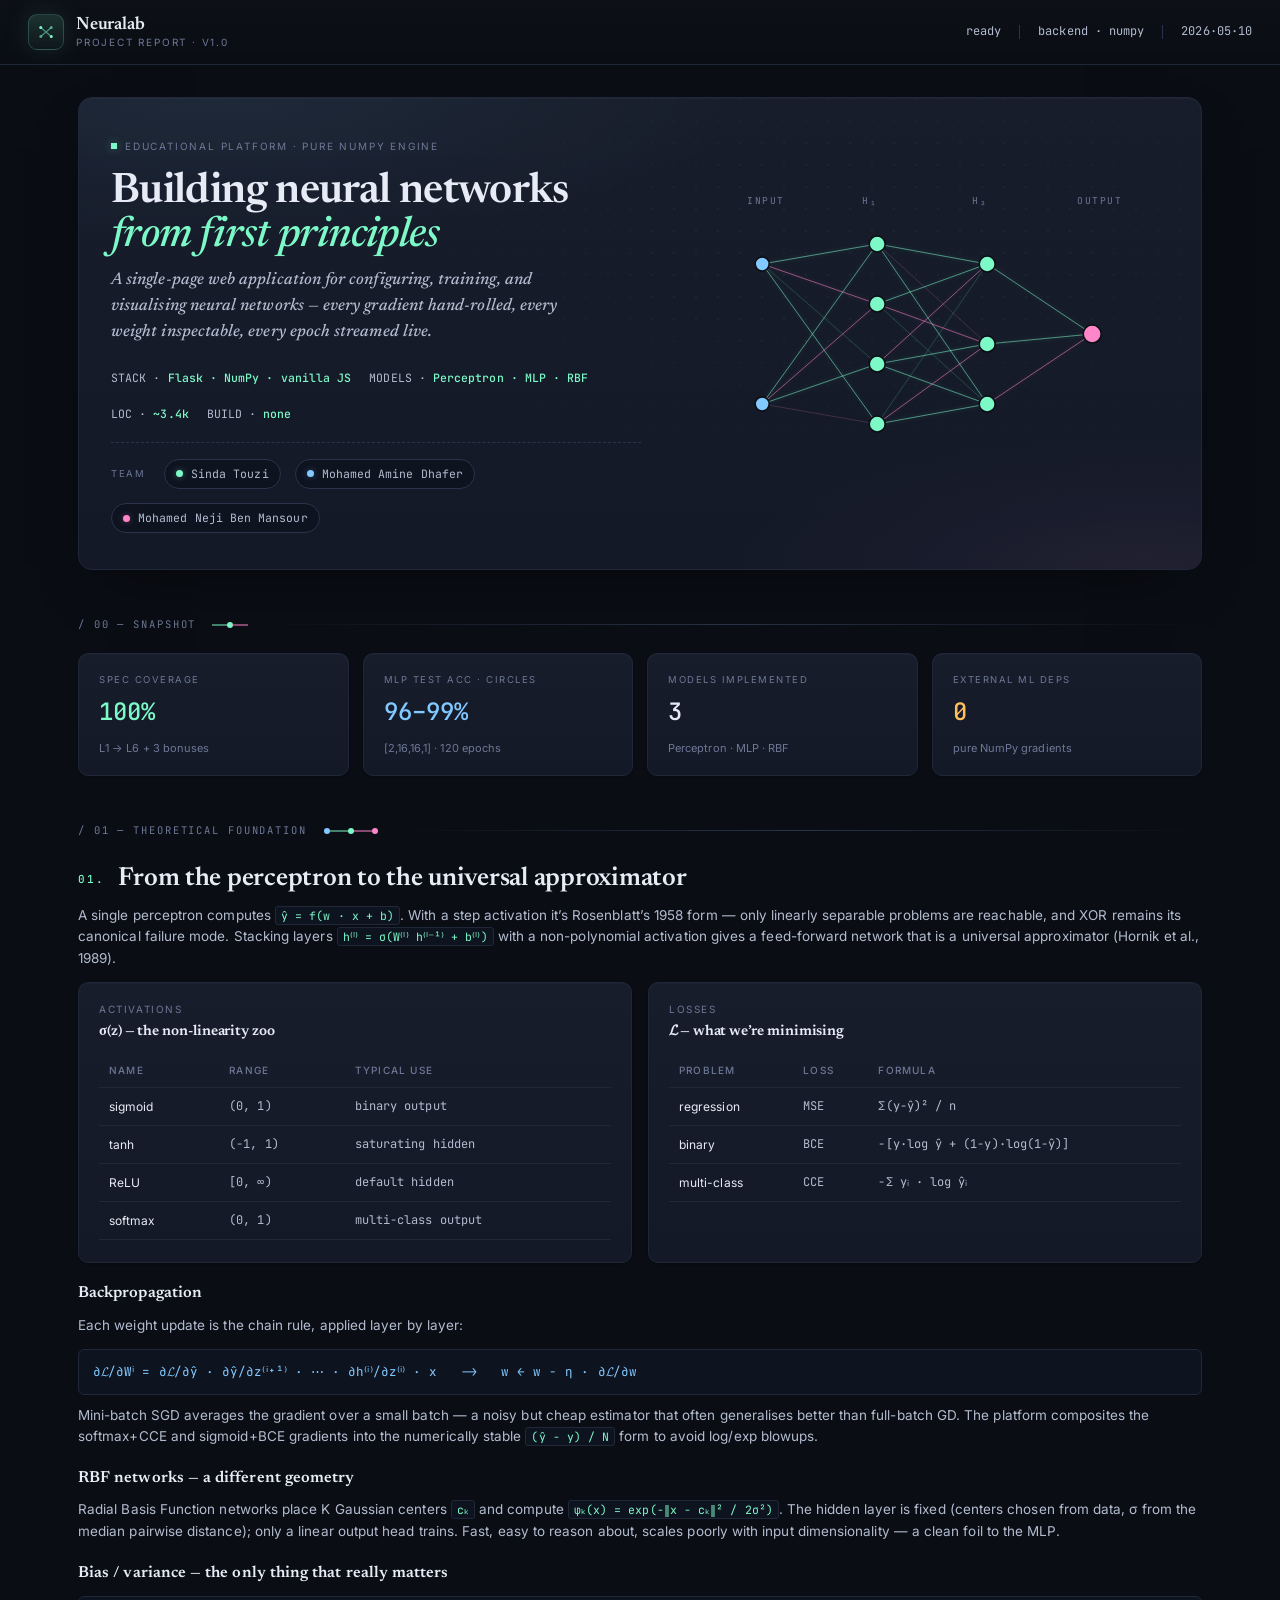
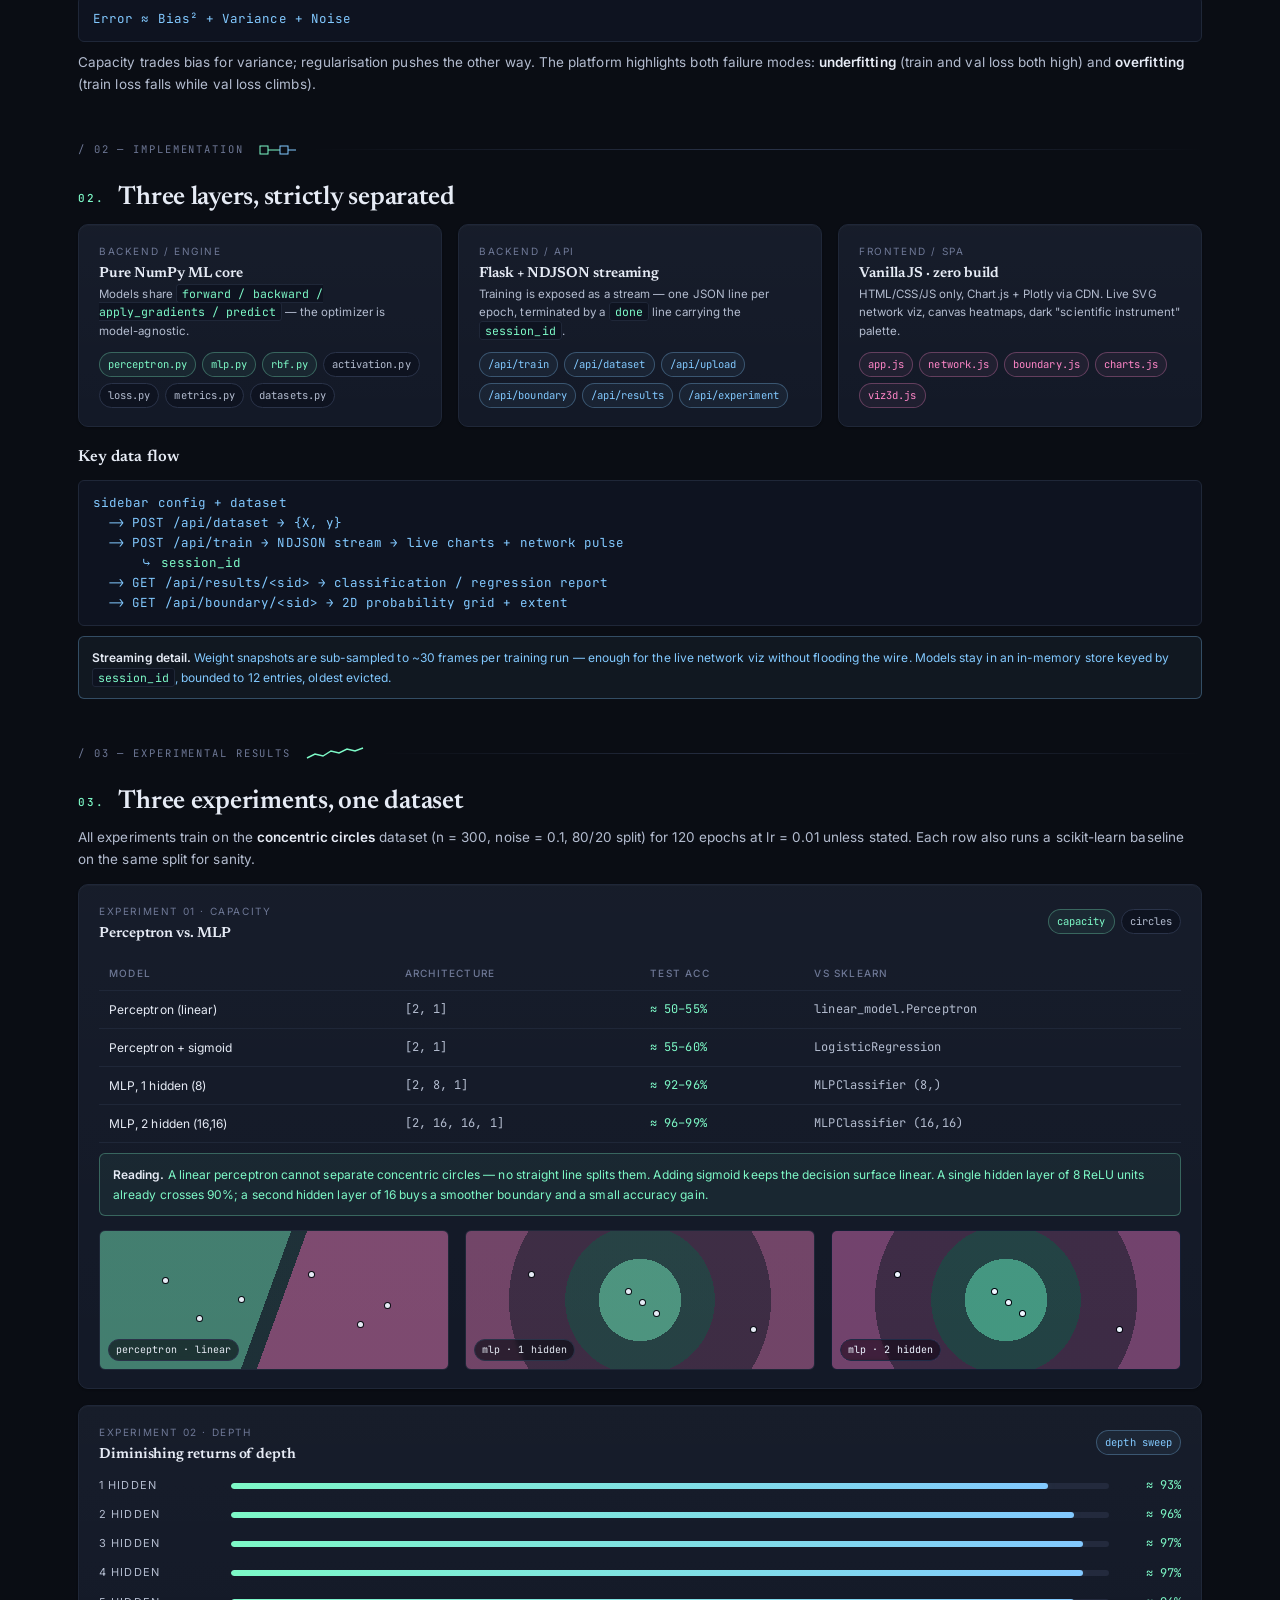
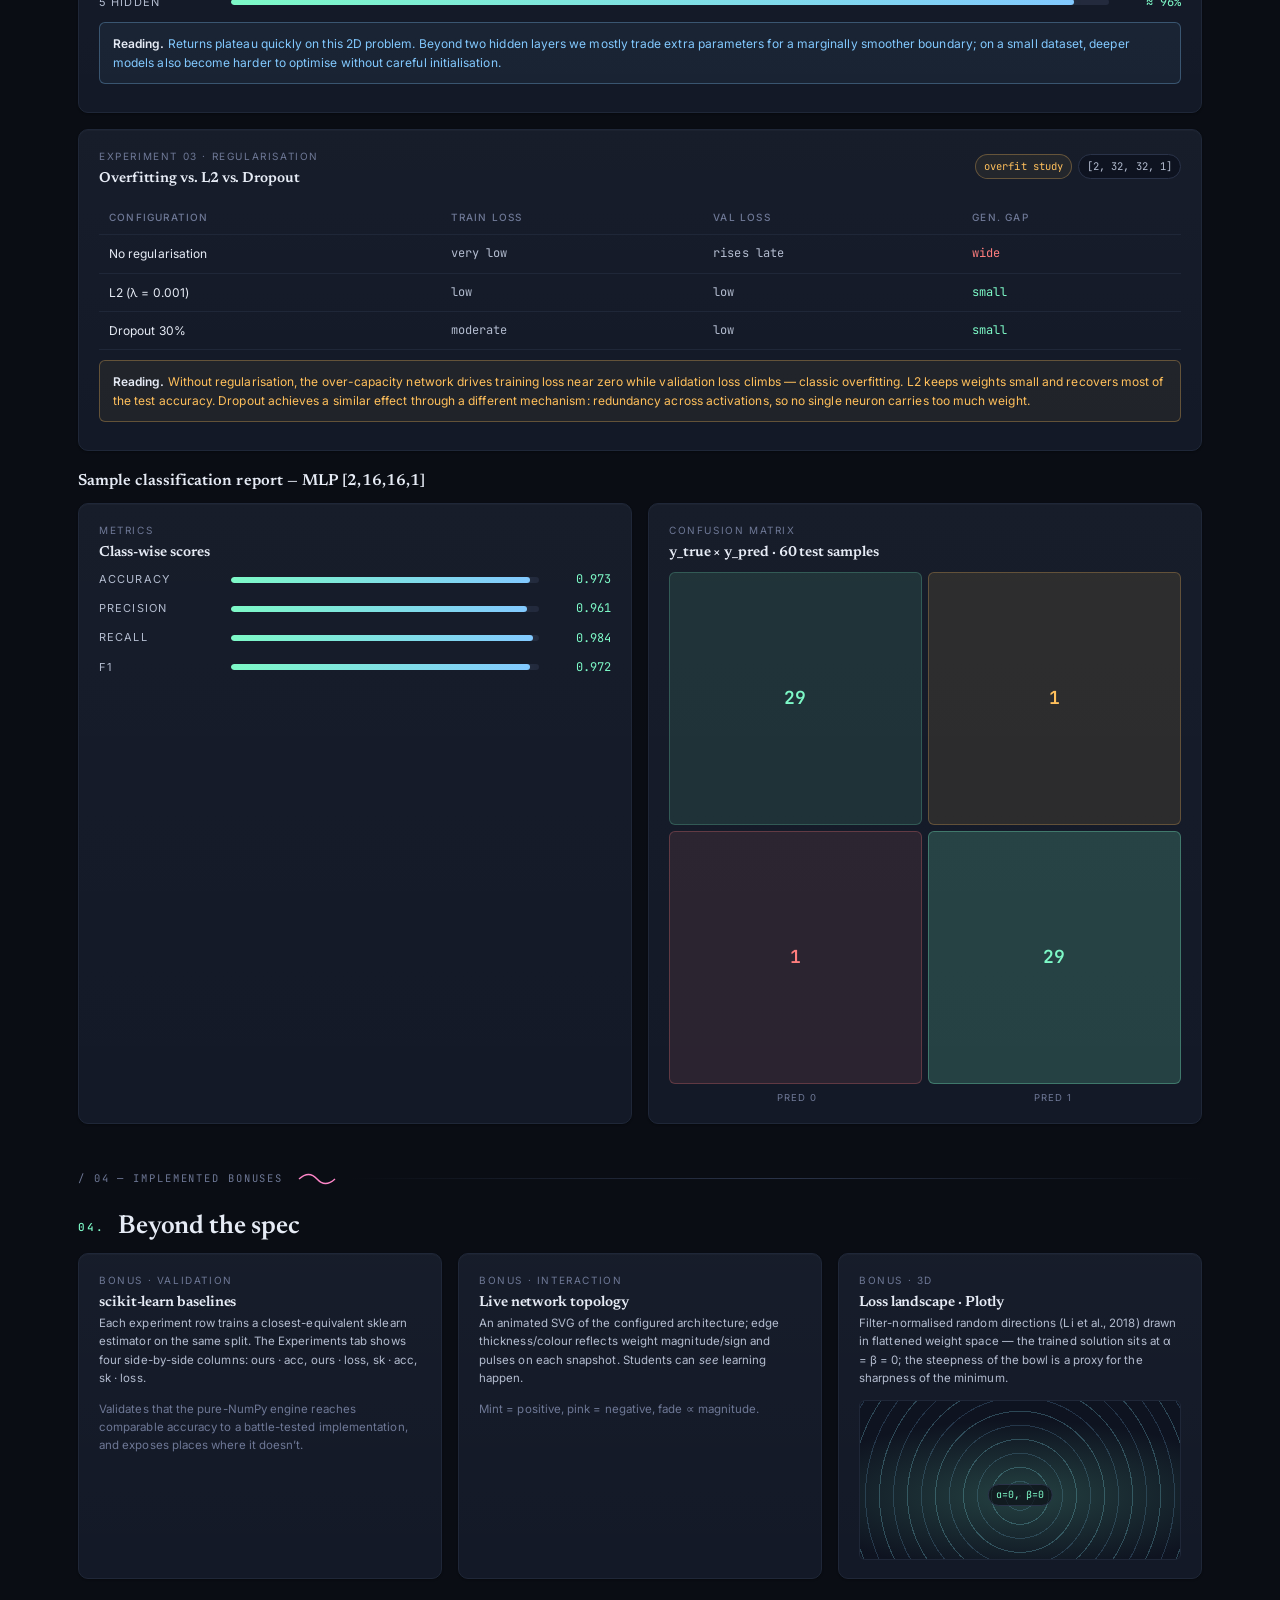
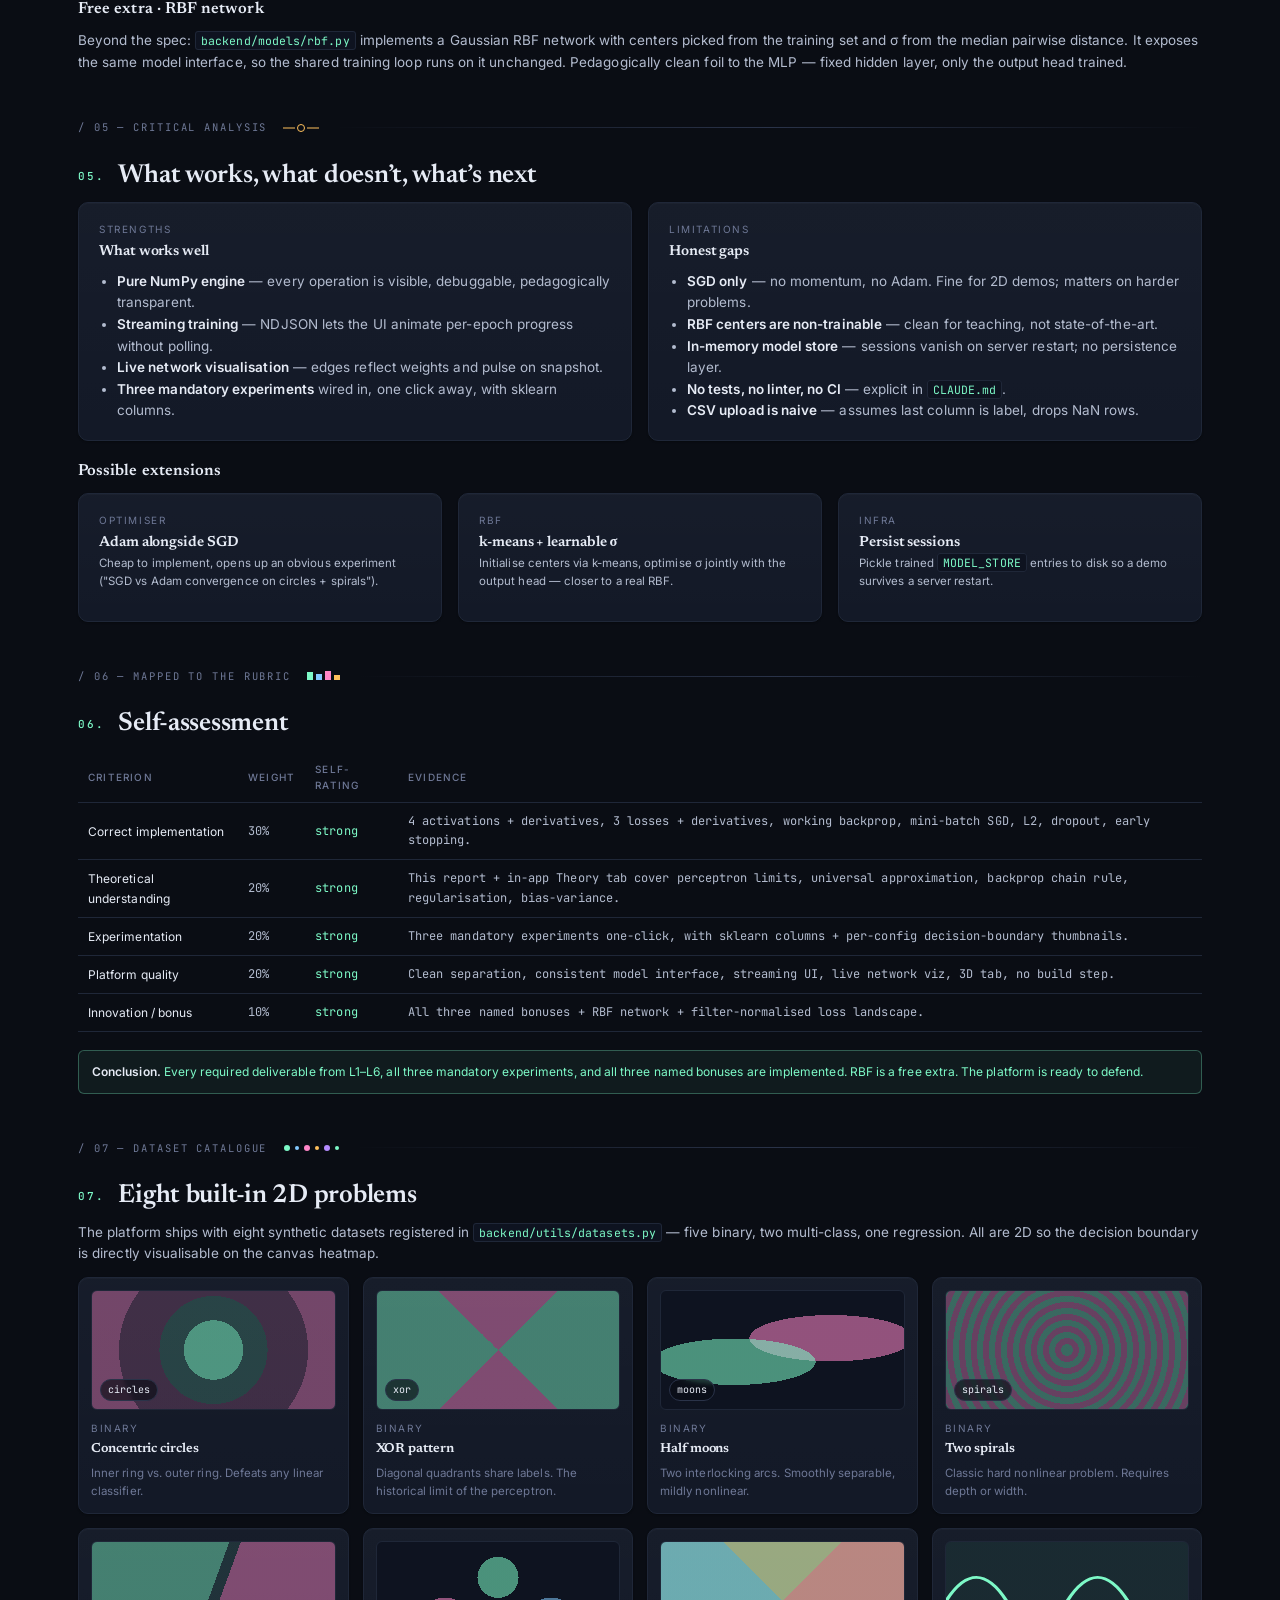
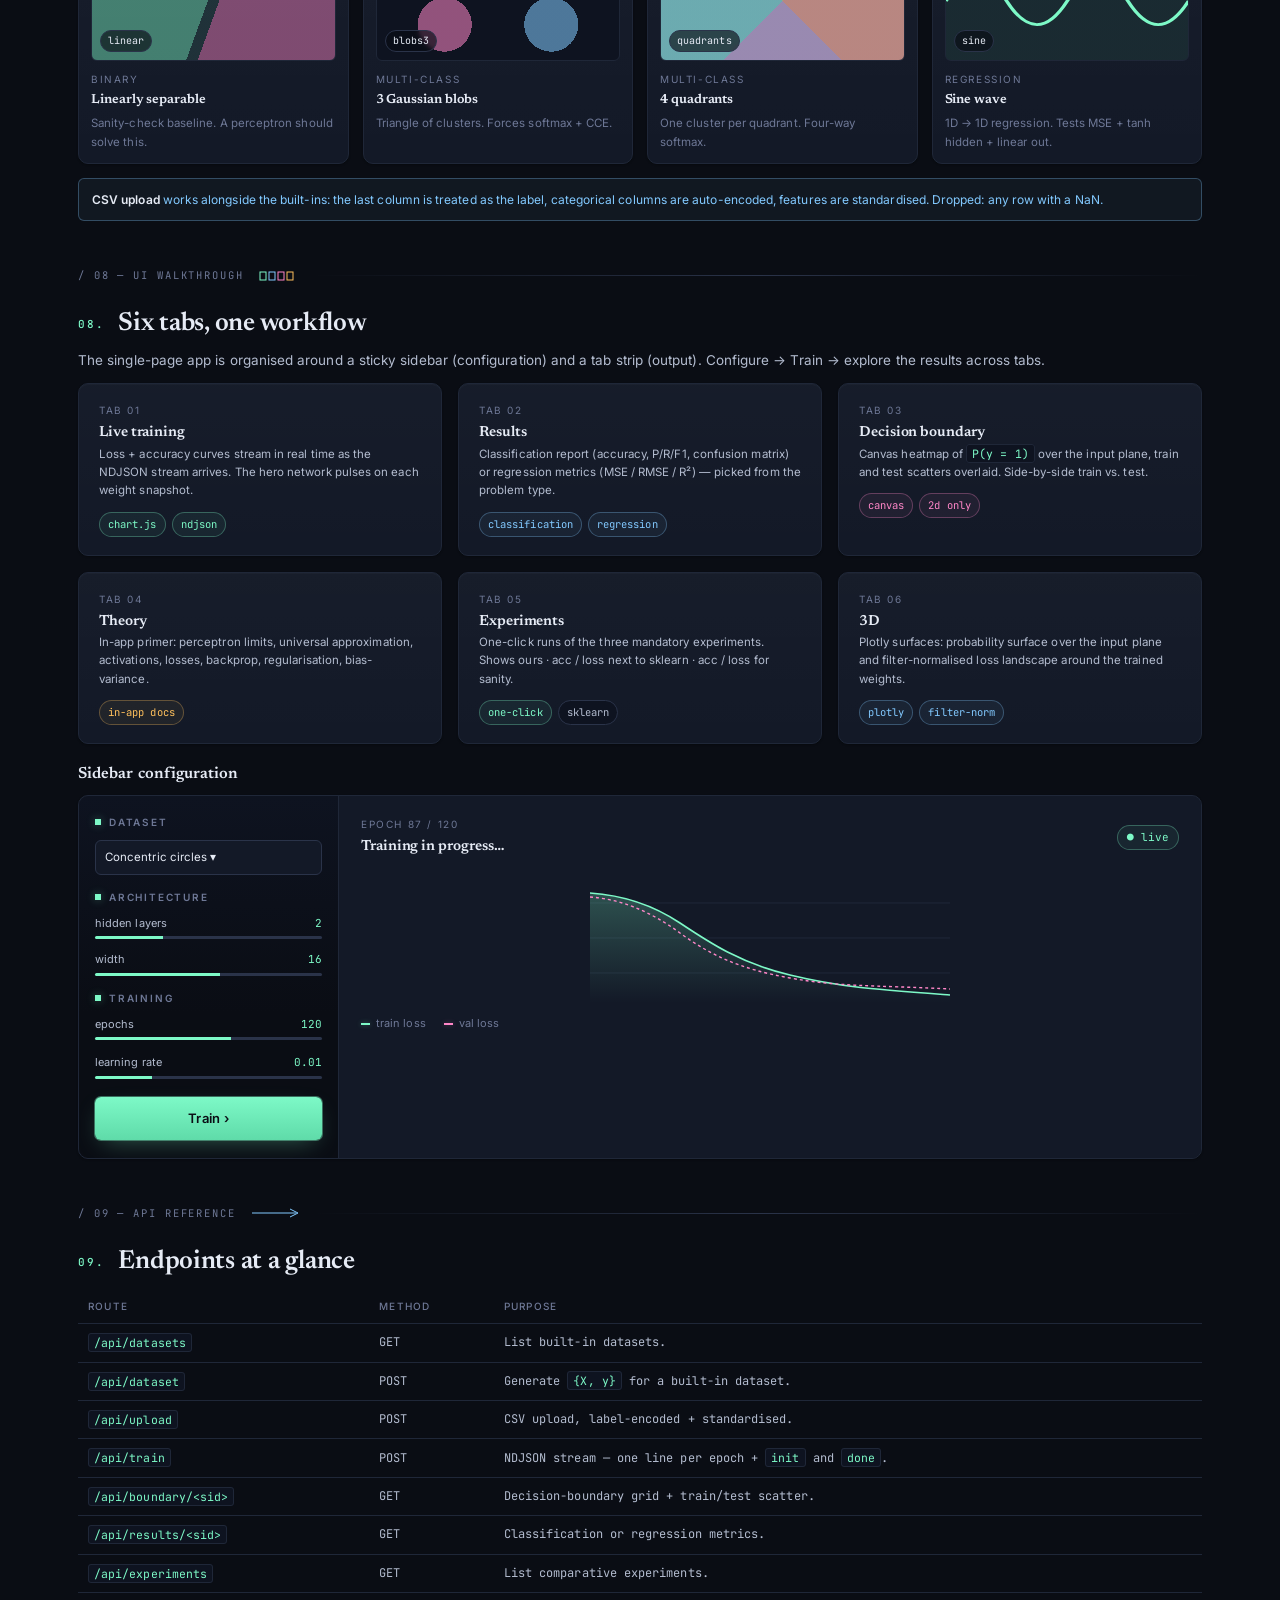
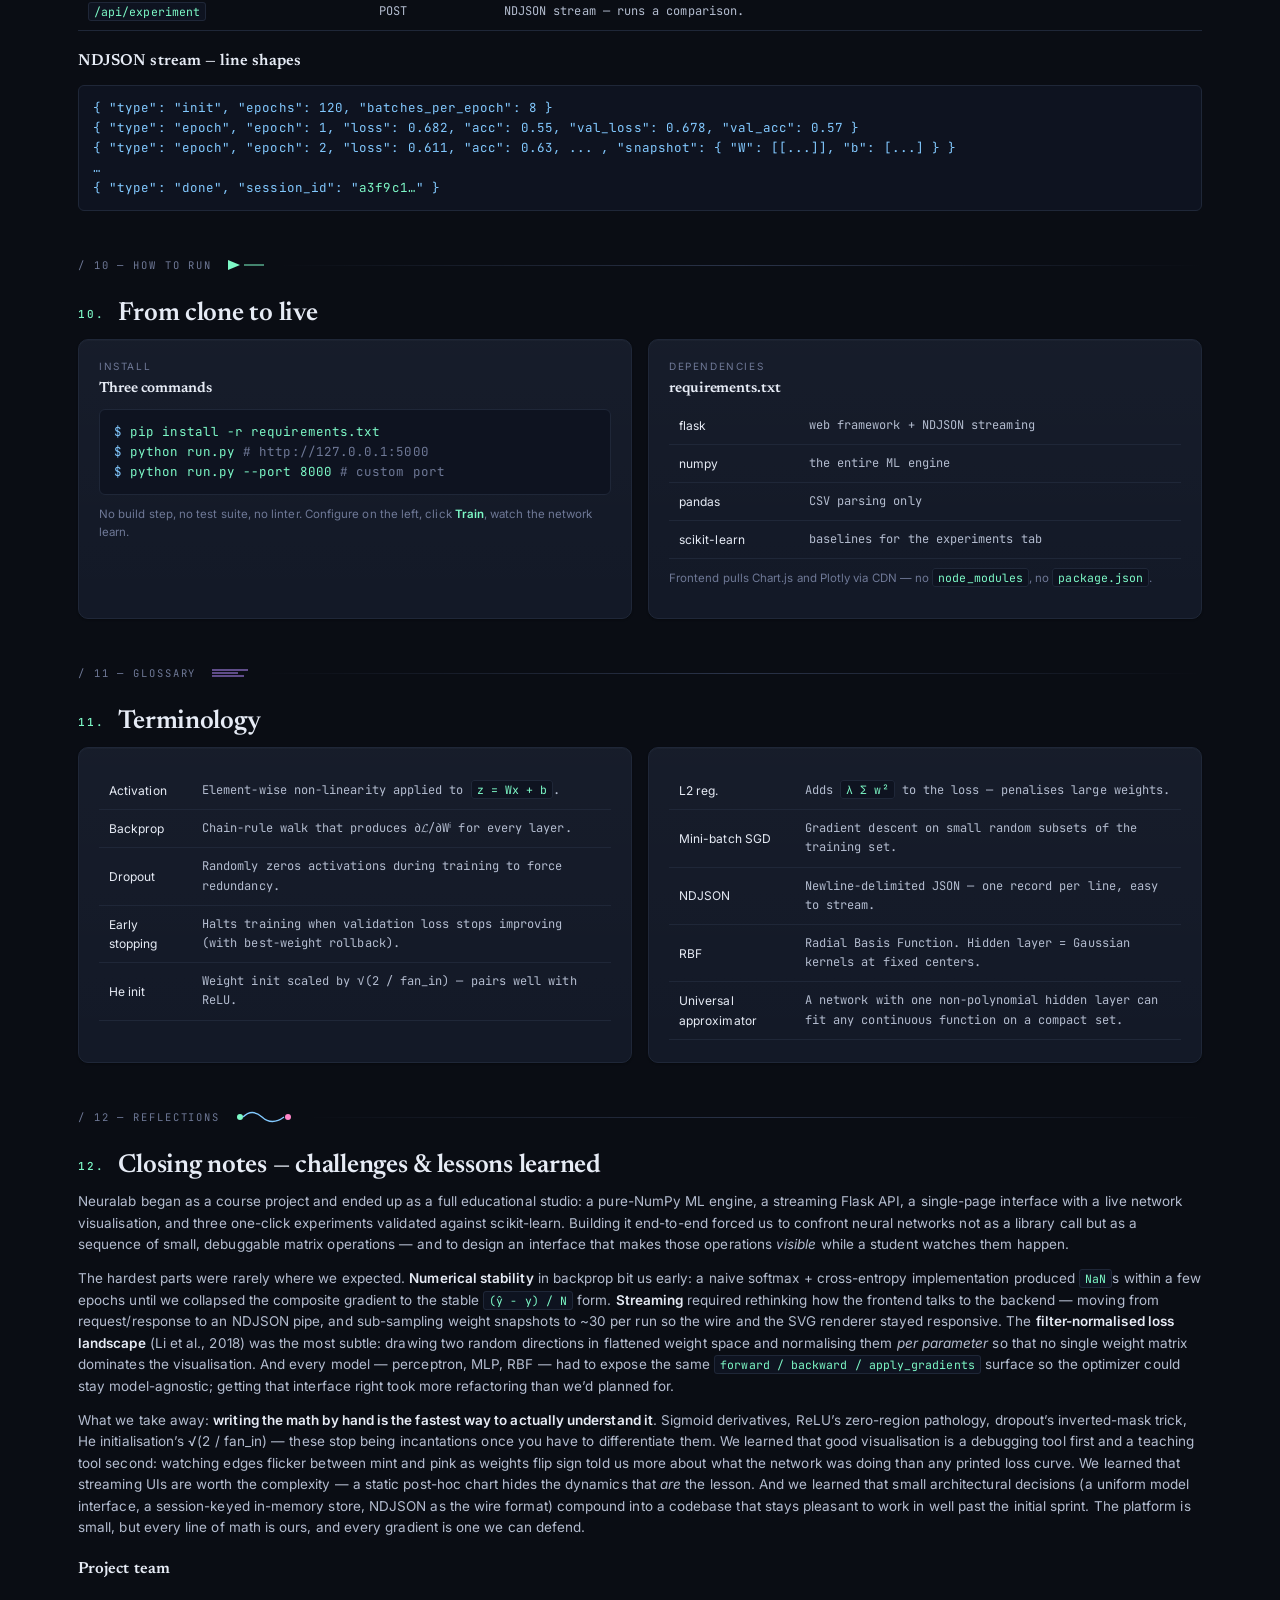
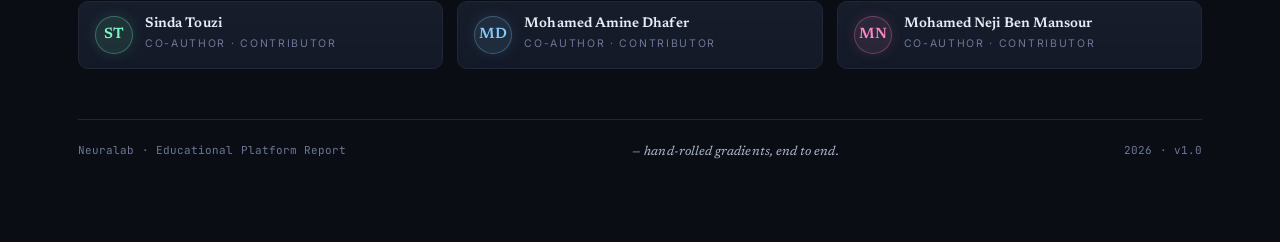
<file: REPORT.html>
<!doctype html>
<html lang="en">
<head>
<meta charset="utf-8" />
<meta name="viewport" content="width=device-width,initial-scale=1" />
<title>Neuralab — Project Report</title>
<link rel="preconnect" href="https://fonts.googleapis.com">
<link rel="preconnect" href="https://fonts.gstatic.com" crossorigin>
<link href="https://fonts.googleapis.com/css2?family=Inter:wght@400;500;600&family=JetBrains+Mono:wght@400;500&family=Newsreader:ital,wght@0,500;0,600;1,500&display=swap" rel="stylesheet">
<style>
:root{
  --bg:#0a0d14; --bg-2:#0e1320;
  --surface-1:#131927; --surface-2:#1a2030; --surface-3:#232a3d;
  --line:#1f2738; --line-2:#2a3349;
  --text:#e6ebf5; --text-2:#b3bccf; --muted:#6e7896; --muted-2:#4d566f;
  --mint:#7df9c7; --mint-glow:rgba(125,249,199,.35);
  --pink:#ff86c8; --pink-glow:rgba(255,134,200,.30);
  --cyan:#82c9ff; --cyan-glow:rgba(130,201,255,.30);
  --amber:#ffc05c; --rose:#ff7e7e; --violet:#b58cff;
  --r1:6px; --r2:10px; --r3:14px;
  --font-ui:'Inter',-apple-system,BlinkMacSystemFont,'Segoe UI',sans-serif;
  --font-mono:'JetBrains Mono',ui-monospace,SFMono-Regular,Menlo,monospace;
  --font-display:'Newsreader',Georgia,serif;
}
*{box-sizing:border-box}
html,body{margin:0;padding:0}
body{
  background:
    radial-gradient(1200px 600px at 110% -10%, rgba(125,249,199,.06), transparent 60%),
    radial-gradient(900px 600px at -10% 110%, rgba(255,134,200,.05), transparent 60%),
    var(--bg);
  color:var(--text);
  font-family:var(--font-ui);
  font-size:13.5px;
  line-height:1.6;
  letter-spacing:.005em;
  -webkit-font-smoothing:antialiased;
}
.mono{font-family:var(--font-mono);font-feature-settings:"tnum" 1,"ss01" 1}
.muted{color:var(--muted)}
.small{font-size:11.5px}
a{color:var(--mint);text-decoration:none}
a:hover{color:var(--text)}

/* Top bar */
.topbar{
  display:flex;align-items:center;justify-content:space-between;
  padding:14px 28px;border-bottom:1px solid var(--line);
  background:linear-gradient(180deg,rgba(255,255,255,.012),transparent),var(--bg);
  position:sticky;top:0;z-index:50;backdrop-filter:blur(6px);
}
.brand{display:flex;align-items:center;gap:12px}
.brand-mark{
  width:36px;height:36px;display:grid;place-items:center;
  border-radius:9px;
  background:linear-gradient(180deg,rgba(125,249,199,.15),rgba(125,249,199,.04));
  border:1px solid rgba(125,249,199,.20);
  color:var(--mint);
  box-shadow:0 0 30px -8px var(--mint-glow);
}
.brand-text{display:flex;flex-direction:column;line-height:1.05}
.brand-name{font-family:var(--font-display);font-weight:600;font-size:18px;letter-spacing:-.01em}
.brand-sub{font-size:10px;color:var(--muted);letter-spacing:.18em;text-transform:uppercase;margin-top:2px}
.topbar-meta{display:flex;align-items:center;gap:14px;font-size:12px;color:var(--text-2);font-family:var(--font-mono)}
.status-dot{width:8px;height:8px;border-radius:50%;background:var(--mint);box-shadow:0 0 8px var(--mint-glow);animation:pulse 1.4s ease-in-out infinite}
@keyframes pulse{0%,100%{box-shadow:0 0 0 0 var(--mint-glow)} 50%{box-shadow:0 0 0 6px rgba(125,249,199,0)}}
.topbar-divider{width:1px;height:14px;background:var(--line-2);margin:0 4px}

/* Container */
.wrap{max-width:1180px;margin:0 auto;padding:32px 28px 80px}

/* Hero */
.hero{
  position:relative;
  display:grid;grid-template-columns:1.05fr 1fr;gap:24px;
  padding:36px 32px;
  border:1px solid var(--line);
  border-radius:var(--r3);
  background:
    radial-gradient(900px 240px at 12% 0%, rgba(130,201,255,.07), transparent 60%),
    radial-gradient(700px 220px at 95% 100%, rgba(255,134,200,.06), transparent 60%),
    linear-gradient(180deg,rgba(255,255,255,.014),transparent),
    var(--surface-1);
  box-shadow:0 24px 60px -28px rgba(0,0,0,.6),0 1px 0 rgba(255,255,255,.03) inset;
  overflow:hidden;
}
@media (max-width:1000px){.hero{grid-template-columns:1fr}}
.hero::before{
  content:"";position:absolute;inset:0;pointer-events:none;
  background-image:
    radial-gradient(circle at 1px 1px, rgba(125,249,199,.08) 1px, transparent 1.6px);
  background-size:22px 22px;
  mask-image:radial-gradient(700px 320px at 70% 30%, #000 30%, transparent 75%);
  opacity:.6;
}
.eyebrow{
  display:inline-flex;align-items:center;gap:8px;
  font-size:10px;letter-spacing:.18em;text-transform:uppercase;color:var(--muted);
}
.eyebrow::before{content:"";width:6px;height:6px;background:var(--mint);box-shadow:0 0 8px var(--mint-glow)}
h1.title{
  font-family:var(--font-display);font-weight:600;
  font-size:42px;line-height:1.05;letter-spacing:-.015em;
  margin:14px 0 10px;color:var(--text);
}
h1.title em{font-style:italic;color:var(--mint);font-weight:500}
.lede{
  font-family:var(--font-display);font-style:italic;font-weight:500;
  font-size:17px;line-height:1.55;color:var(--text-2);max-width:48ch;
}
.hero-meta{
  display:flex;flex-wrap:wrap;gap:18px;margin-top:22px;
  font-family:var(--font-mono);font-size:11.5px;color:var(--text-2);
}
.hero-meta span b{color:var(--mint);font-weight:500}

/* Animated network viz inside hero */
.hero-viz{position:relative;display:grid;place-items:center;min-height:280px;z-index:1}
.hero-viz svg{width:100%;height:300px;overflow:visible}
.edge{stroke-width:1;opacity:.55}
.edge.pos{stroke:var(--mint);filter:drop-shadow(0 0 2px var(--mint-glow))}
.edge.neg{stroke:var(--pink);filter:drop-shadow(0 0 2px var(--pink-glow))}
.edge.dim{opacity:.18}
.node{stroke:var(--bg);stroke-width:1.6}
.node.in{fill:var(--cyan)}
.node.h{fill:var(--mint)}
.node.out{fill:var(--pink)}
.node.firing{animation:nfire .9s ease-in-out infinite;transform-origin:center;transform-box:fill-box}
@keyframes nfire{0%,100%{transform:scale(1)} 50%{transform:scale(1.2)}}
.layer-lbl{font-family:var(--font-mono);font-size:9.5px;fill:var(--muted);letter-spacing:.16em;text-transform:uppercase}

/* Section divider */
.divider{
  display:flex;align-items:center;gap:14px;margin:46px 0 20px;
}
.divider .line{flex:1;height:1px;background:linear-gradient(90deg,transparent,var(--line-2),transparent)}
.divider .seg{font-family:var(--font-mono);font-size:10.5px;color:var(--muted);letter-spacing:.18em;text-transform:uppercase}
.divider svg{flex:0 0 auto}

/* Section heading */
h2.section{
  font-family:var(--font-display);font-weight:600;
  font-size:26px;letter-spacing:-.01em;margin:0 0 4px;color:var(--text);
  display:flex;align-items:center;gap:14px;
}
h2.section .num{font-family:var(--font-mono);font-size:11px;color:var(--mint);font-weight:500;letter-spacing:.16em}
h3.sub{font-family:var(--font-display);font-weight:600;font-size:16px;color:var(--text);margin:18px 0 8px}
p{color:var(--text-2);margin:0 0 12px}
strong{color:var(--text);font-weight:600}
code{
  font-family:var(--font-mono);background:var(--bg-2);
  padding:1px 5px;border-radius:3px;color:var(--mint);font-size:11.5px;border:1px solid var(--line);
}

/* Cards & grids */
.card{
  background:linear-gradient(180deg,rgba(255,255,255,.014),transparent),var(--surface-1);
  border:1px solid var(--line);border-radius:var(--r2);
  padding:18px 20px;box-shadow:0 1px 0 rgba(255,255,255,.025) inset,0 1px 2px rgba(0,0,0,.3);
  position:relative;
}
.card-head{display:flex;justify-content:space-between;align-items:flex-start;gap:16px;margin-bottom:10px}
.card-eyebrow{font-size:10px;text-transform:uppercase;letter-spacing:.16em;color:var(--muted)}
.card-title{font-family:var(--font-display);font-weight:600;font-size:14.5px;letter-spacing:-.005em;color:var(--text);margin-top:3px}
.grid-2{display:grid;grid-template-columns:1fr 1fr;gap:16px}
.grid-3{display:grid;grid-template-columns:1fr 1fr 1fr;gap:16px}
.grid-4{display:grid;grid-template-columns:repeat(4,1fr);gap:14px}
@media (max-width:900px){.grid-2,.grid-3,.grid-4{grid-template-columns:1fr}}

/* KPI */
.kpi .t-lbl{font-size:9.5px;letter-spacing:.16em;text-transform:uppercase;color:var(--muted);margin-bottom:6px}
.kpi .t-val{font-size:24px;font-weight:500;color:var(--text);font-feature-settings:"tnum" 1,"zero" 1;font-family:var(--font-mono)}
.kpi .t-val.pos{color:var(--mint)}
.kpi .t-val.acc{color:var(--cyan)}
.kpi .t-val.warn{color:var(--amber)}
.kpi .t-foot{margin-top:8px;font-size:11px;color:var(--muted)}

/* Tables */
table{width:100%;border-collapse:collapse;font-size:12px;margin:6px 0 4px}
th,td{padding:9px 10px;text-align:left;border-bottom:1px solid var(--line)}
th{font-weight:500;color:var(--muted);font-size:10px;text-transform:uppercase;letter-spacing:.12em}
td{font-family:var(--font-mono);color:var(--text-2)}
td:first-child{color:var(--text);font-family:var(--font-ui)}
td .num{color:var(--mint)}
td .num.dim{color:var(--muted)}

/* Metric bar */
.bars{display:flex;flex-direction:column;gap:10px;margin-top:6px}
.bar{display:grid;grid-template-columns:120px 1fr 60px;align-items:center;gap:12px}
.bar .lbl{font-size:11px;color:var(--text-2);text-transform:uppercase;letter-spacing:.1em}
.bar .track{height:6px;background:var(--surface-3);border-radius:999px;overflow:hidden}
.bar .fill{height:100%;background:linear-gradient(90deg,var(--mint),var(--cyan));border-radius:999px;box-shadow:0 0 12px -2px var(--mint-glow)}
.bar .val{font-family:var(--font-mono);font-size:12px;color:var(--mint);text-align:right}

/* Banner */
.banner{
  font-size:12px;border-radius:var(--r1);padding:11px 13px;margin:10px 0;
  border:1px solid var(--line-2);background:var(--bg-2);color:var(--text-2);
}
.banner.ok{border-color:rgba(125,249,199,.30);background:rgba(125,249,199,.06);color:var(--mint)}
.banner.info{border-color:rgba(130,201,255,.30);background:rgba(130,201,255,.06);color:var(--cyan)}
.banner.warn{border-color:rgba(255,192,92,.30);background:rgba(255,192,92,.06);color:var(--amber)}
.banner.err{border-color:rgba(255,126,126,.30);background:rgba(255,126,126,.06);color:var(--rose)}

/* Formula */
.formula{
  margin:10px 0;background:var(--bg-2);border:1px solid var(--line);
  border-radius:var(--r1);padding:12px 14px;font-family:var(--font-mono);
  color:var(--cyan);font-size:12.5px;overflow-x:auto;
}

/* Tag list */
.tags{display:flex;flex-wrap:wrap;gap:6px;margin-top:6px}
.tag{
  font-family:var(--font-mono);font-size:10.5px;color:var(--text-2);
  background:var(--bg-2);border:1px solid var(--line-2);
  padding:3px 8px;border-radius:999px;
}
.tag.mint{color:var(--mint);border-color:rgba(125,249,199,.30);background:rgba(125,249,199,.06)}
.tag.pink{color:var(--pink);border-color:rgba(255,134,200,.30);background:rgba(255,134,200,.06)}
.tag.cyan{color:var(--cyan);border-color:rgba(130,201,255,.30);background:rgba(130,201,255,.06)}
.tag.amber{color:var(--amber);border-color:rgba(255,192,92,.30);background:rgba(255,192,92,.06)}

/* Decision boundary thumbnail (CSS art) */
.thumb{
  height:140px;border-radius:var(--r1);border:1px solid var(--line);
  position:relative;overflow:hidden;background:var(--bg-2);
}
.thumb.circles{
  background:
    radial-gradient(circle at 50% 50%, rgba(125,249,199,.55) 0 22%, rgba(125,249,199,.18) 22% 40%, rgba(255,134,200,.18) 40% 70%, rgba(255,134,200,.40) 70% 100%);
}
.thumb.linear{
  background:
    linear-gradient(110deg, rgba(125,249,199,.45) 0 48%, rgba(125,249,199,.10) 48% 52%, rgba(255,134,200,.45) 52% 100%);
}
.thumb.xor{
  background:
    conic-gradient(from 45deg at 50% 50%, rgba(125,249,199,.45) 0 25%, rgba(255,134,200,.45) 25% 50%, rgba(125,249,199,.45) 50% 75%, rgba(255,134,200,.45) 75% 100%);
}
.thumb.spirals{
  background:
    repeating-radial-gradient(circle at 50% 50%, rgba(125,249,199,.35) 0 6px, rgba(255,134,200,.35) 6px 12px);
}
.thumb-pts{position:absolute;inset:0;pointer-events:none}
.thumb-pts span{
  position:absolute;width:5px;height:5px;border-radius:50%;
  background:var(--text);box-shadow:0 0 0 1px var(--bg);
}
.thumb-cap{
  position:absolute;left:8px;bottom:8px;
  font-family:var(--font-mono);font-size:10px;color:var(--text);
  background:rgba(10,13,20,.65);border:1px solid var(--line-2);
  padding:2px 7px;border-radius:999px;backdrop-filter:blur(2px);
}

/* Loss landscape (CSS topo) */
.landscape{
  height:160px;border-radius:var(--r1);border:1px solid var(--line);
  background:
    radial-gradient(120% 80% at 50% 60%, rgba(125,249,199,.20), transparent 60%),
    repeating-radial-gradient(circle at 50% 60%, rgba(130,201,255,.18) 0 1px, transparent 1px 14px),
    repeating-radial-gradient(circle at 50% 60%, rgba(125,249,199,.10) 0 1px, transparent 1px 28px),
    var(--bg-2);
  position:relative;overflow:hidden;
}
.landscape::after{
  content:"α=0, β=0";position:absolute;left:50%;top:60%;
  transform:translate(-50%,-50%);
  font-family:var(--font-mono);font-size:10px;color:var(--mint);
  background:rgba(10,13,20,.7);border:1px solid var(--line-2);
  padding:2px 7px;border-radius:999px;
}

/* Confusion matrix */
.confusion{display:grid;grid-template-columns:repeat(2,1fr);gap:6px;font-family:var(--font-mono)}
.cm-cell{
  aspect-ratio:1;display:grid;place-items:center;
  border-radius:6px;font-weight:600;font-size:18px;color:var(--text);
}
.cm-cell.tp{background:rgba(125,249,199,.18);color:var(--mint);border:1px solid rgba(125,249,199,.30)}
.cm-cell.tn{background:rgba(125,249,199,.10);color:var(--mint);border:1px solid rgba(125,249,199,.20)}
.cm-cell.fp{background:rgba(255,192,92,.10);color:var(--amber);border:1px solid rgba(255,192,92,.25)}
.cm-cell.fn{background:rgba(255,126,126,.10);color:var(--rose);border:1px solid rgba(255,126,126,.25)}
.cm-axis{display:grid;grid-template-columns:1fr 1fr;font-size:9.5px;color:var(--muted);text-align:center;margin-top:6px;letter-spacing:.12em;text-transform:uppercase}

/* Team row */
.team{
  display:flex;flex-wrap:wrap;align-items:center;gap:14px;
  margin-top:18px;padding-top:16px;
  border-top:1px dashed var(--line-2);
}
.team-lbl{
  font-size:9.5px;letter-spacing:.18em;text-transform:uppercase;color:var(--muted);
  margin-right:4px;
}
.team-mem{
  display:inline-flex;align-items:center;gap:8px;
  font-family:var(--font-mono);font-size:11.5px;color:var(--text-2);
  background:var(--bg-2);border:1px solid var(--line-2);
  padding:5px 11px;border-radius:999px;
}
.team-dot{
  width:7px;height:7px;border-radius:50%;display:inline-block;
}

/* Reflections section signatures */
.signatures{
  display:grid;grid-template-columns:repeat(3,1fr);gap:14px;
  margin-top:18px;
}
@media (max-width:900px){.signatures{grid-template-columns:1fr}}
.sig-card{
  background:linear-gradient(180deg,rgba(255,255,255,.014),transparent),var(--surface-1);
  border:1px solid var(--line);border-radius:var(--r2);
  padding:14px 16px;display:flex;align-items:center;gap:12px;
}
.sig-avatar{
  width:38px;height:38px;border-radius:50%;
  display:grid;place-items:center;
  font-family:var(--font-display);font-size:15px;font-weight:600;
  flex-shrink:0;
}
.sig-avatar.a{background:rgba(125,249,199,.10);color:var(--mint);border:1px solid rgba(125,249,199,.30);box-shadow:0 0 18px -6px var(--mint-glow)}
.sig-avatar.b{background:rgba(130,201,255,.10);color:var(--cyan);border:1px solid rgba(130,201,255,.30);box-shadow:0 0 18px -6px var(--cyan-glow)}
.sig-avatar.c{background:rgba(255,134,200,.10);color:var(--pink);border:1px solid rgba(255,134,200,.30);box-shadow:0 0 18px -6px var(--pink-glow)}
.sig-name{font-family:var(--font-display);font-weight:600;font-size:14px;color:var(--text);line-height:1.2}
.sig-role{font-size:10.5px;letter-spacing:.16em;text-transform:uppercase;color:var(--muted);margin-top:3px}

/* Footer */
.foot{
  margin-top:50px;padding-top:22px;border-top:1px solid var(--line);
  display:flex;justify-content:space-between;flex-wrap:wrap;gap:14px;
  font-size:11px;color:var(--muted);font-family:var(--font-mono);
}
.foot .sig{font-family:var(--font-display);font-style:italic;color:var(--text-2);font-size:13px}

/* Print */
@media print{
  body{background:#fff;color:#111}
  .topbar,.divider .line,.foot{break-inside:avoid}
}
</style>
</head>
<body>

<header class="topbar">
  <div class="brand">
    <div class="brand-mark" aria-hidden="true">
      <!-- N glyph -->
      <svg width="18" height="18" viewBox="0 0 24 24" fill="none">
        <circle cx="5" cy="6" r="2" fill="currentColor"/>
        <circle cx="5" cy="18" r="2" fill="currentColor" opacity=".55"/>
        <circle cx="19" cy="6" r="2" fill="currentColor" opacity=".55"/>
        <circle cx="19" cy="18" r="2" fill="currentColor"/>
        <path d="M5 6 L19 18 M5 18 L19 6" stroke="currentColor" stroke-width="1.4" opacity=".55"/>
      </svg>
    </div>
    <div class="brand-text">
      <span class="brand-name">Neuralab</span>
      <span class="brand-sub">Project Report · v1.0</span>
    </div>
  </div>
  <div class="topbar-meta">
    <span><span class="status-dot"></span> &nbsp;ready</span>
    <span class="topbar-divider"></span>
    <span>backend · numpy</span>
    <span class="topbar-divider"></span>
    <span>2026·05·10</span>
  </div>
</header>

<main class="wrap">

  <!-- ─────────── HERO ─────────── -->
  <section class="hero">
    <div>
      <span class="eyebrow">Educational Platform · Pure NumPy Engine</span>
      <h1 class="title">Building neural networks <em>from first principles</em></h1>
      <p class="lede">A single-page web application for configuring, training, and visualising neural networks — every gradient hand-rolled, every weight inspectable, every epoch streamed live.</p>
      <div class="hero-meta">
        <span>STACK · <b>Flask · NumPy · vanilla JS</b></span>
        <span>MODELS · <b>Perceptron · MLP · RBF</b></span>
        <span>LOC · <b>~3.4k</b></span>
        <span>BUILD · <b>none</b></span>
      </div>
      <div class="team">
        <span class="team-lbl">team</span>
        <span class="team-mem"><span class="team-dot" style="background:var(--mint);box-shadow:0 0 6px var(--mint-glow)"></span>Sinda Touzi</span>
        <span class="team-mem"><span class="team-dot" style="background:var(--cyan);box-shadow:0 0 6px var(--cyan-glow)"></span>Mohamed Amine Dhafer</span>
        <span class="team-mem"><span class="team-dot" style="background:var(--pink);box-shadow:0 0 6px var(--pink-glow)"></span>Mohamed Neji Ben Mansour</span>
      </div>
    </div>

    <!-- Animated NN viz -->
    <div class="hero-viz" aria-hidden="true">
      <svg viewBox="0 0 420 300" preserveAspectRatio="xMidYMid meet">
        <!-- layer labels -->
        <text x="40"  y="20" class="layer-lbl">input</text>
        <text x="155" y="20" class="layer-lbl">h₁</text>
        <text x="265" y="20" class="layer-lbl">h₂</text>
        <text x="370" y="20" class="layer-lbl">output</text>

        <!-- edges (drawn first so nodes sit on top) -->
        <g id="edges">
          <!-- input -> h1 -->
          <line class="edge pos" x1="55" y1="80"  x2="170" y2="60"/>
          <line class="edge neg" x1="55" y1="80"  x2="170" y2="120"/>
          <line class="edge pos dim" x1="55" y1="80"  x2="170" y2="180"/>
          <line class="edge pos" x1="55" y1="80"  x2="170" y2="240"/>
          <line class="edge pos" x1="55" y1="220" x2="170" y2="60"/>
          <line class="edge neg" x1="55" y1="220" x2="170" y2="120"/>
          <line class="edge pos" x1="55" y1="220" x2="170" y2="180"/>
          <line class="edge neg dim" x1="55" y1="220" x2="170" y2="240"/>
          <!-- h1 -> h2 -->
          <line class="edge pos" x1="170" y1="60"  x2="280" y2="80"/>
          <line class="edge neg dim" x1="170" y1="60"  x2="280" y2="160"/>
          <line class="edge pos" x1="170" y1="60"  x2="280" y2="220"/>
          <line class="edge pos" x1="170" y1="120" x2="280" y2="80"/>
          <line class="edge neg" x1="170" y1="120" x2="280" y2="160"/>
          <line class="edge pos dim" x1="170" y1="120" x2="280" y2="220"/>
          <line class="edge neg" x1="170" y1="180" x2="280" y2="80"/>
          <line class="edge pos" x1="170" y1="180" x2="280" y2="160"/>
          <line class="edge pos" x1="170" y1="180" x2="280" y2="220"/>
          <line class="edge pos dim" x1="170" y1="240" x2="280" y2="80"/>
          <line class="edge neg" x1="170" y1="240" x2="280" y2="160"/>
          <line class="edge pos" x1="170" y1="240" x2="280" y2="220"/>
          <!-- h2 -> output -->
          <line class="edge pos" x1="280" y1="80"  x2="385" y2="150"/>
          <line class="edge pos" x1="280" y1="160" x2="385" y2="150"/>
          <line class="edge neg" x1="280" y1="220" x2="385" y2="150"/>
        </g>

        <!-- nodes -->
        <g>
          <circle class="node in" cx="55"  cy="80"  r="7"/>
          <circle class="node in" cx="55"  cy="220" r="7"/>
          <circle class="node h firing"  cx="170" cy="60"  r="8"/>
          <circle class="node h"  cx="170" cy="120" r="8"/>
          <circle class="node h firing"  cx="170" cy="180" r="8" style="animation-delay:.3s"/>
          <circle class="node h"  cx="170" cy="240" r="8"/>
          <circle class="node h"  cx="280" cy="80"  r="8"/>
          <circle class="node h firing"  cx="280" cy="160" r="8" style="animation-delay:.55s"/>
          <circle class="node h"  cx="280" cy="220" r="8"/>
          <circle class="node out" cx="385" cy="150" r="9"/>
        </g>
      </svg>
    </div>
  </section>

  <!-- ─────────── EXEC SUMMARY KPIs ─────────── -->
  <div class="divider">
    <span class="seg">/ 00 — Snapshot</span>
    <svg width="40" height="14" viewBox="0 0 40 14" aria-hidden="true">
      <line x1="2"  y1="7" x2="18" y2="7" stroke="#7df9c7" stroke-width="1"/>
      <circle cx="20" cy="7" r="3" fill="#7df9c7"/>
      <line x1="22" y1="7" x2="38" y2="7" stroke="#ff86c8" stroke-width="1"/>
    </svg>
    <span class="line"></span>
  </div>

  <div class="grid-4">
    <div class="card kpi">
      <div class="t-lbl">Spec coverage</div>
      <div class="t-val pos">100%</div>
      <div class="t-foot">L1 → L6 + 3 bonuses</div>
    </div>
    <div class="card kpi">
      <div class="t-lbl">MLP test acc · circles</div>
      <div class="t-val acc">96–99%</div>
      <div class="t-foot">[2,16,16,1] · 120 epochs</div>
    </div>
    <div class="card kpi">
      <div class="t-lbl">Models implemented</div>
      <div class="t-val">3</div>
      <div class="t-foot">Perceptron · MLP · RBF</div>
    </div>
    <div class="card kpi">
      <div class="t-lbl">External ML deps</div>
      <div class="t-val warn">0</div>
      <div class="t-foot">pure NumPy gradients</div>
    </div>
  </div>

  <!-- ─────────── 1. THEORY ─────────── -->
  <div class="divider">
    <span class="seg">/ 01 — Theoretical foundation</span>
    <svg width="60" height="14" viewBox="0 0 60 14" aria-hidden="true">
      <circle cx="6"  cy="7" r="3" fill="#82c9ff"/>
      <line x1="9" y1="7" x2="27" y2="7" stroke="#7df9c7" stroke-width="1"/>
      <circle cx="30" cy="7" r="3" fill="#7df9c7"/>
      <line x1="33" y1="7" x2="51" y2="7" stroke="#ff86c8" stroke-width="1"/>
      <circle cx="54" cy="7" r="3" fill="#ff86c8"/>
    </svg>
    <span class="line"></span>
  </div>

  <h2 class="section"><span class="num">01.</span> From the perceptron to the universal approximator</h2>
  <p>A single perceptron computes <code>ŷ = f(w · x + b)</code>. With a step activation it’s Rosenblatt’s 1958 form — only linearly separable problems are reachable, and XOR remains its canonical failure mode. Stacking layers <code>h⁽ˡ⁾ = σ(W⁽ˡ⁾ h⁽ˡ⁻¹⁾ + b⁽ˡ⁾)</code> with a non-polynomial activation gives a feed-forward network that is a universal approximator (Hornik et al., 1989).</p>

  <div class="grid-2">
    <div class="card">
      <div class="card-head">
        <div>
          <div class="card-eyebrow">activations</div>
          <div class="card-title">σ(z) — the non-linearity zoo</div>
        </div>
      </div>
      <table>
        <thead><tr><th>name</th><th>range</th><th>typical use</th></tr></thead>
        <tbody>
          <tr><td>sigmoid</td><td>(0, 1)</td><td>binary output</td></tr>
          <tr><td>tanh</td><td>(−1, 1)</td><td>saturating hidden</td></tr>
          <tr><td>ReLU</td><td>[0, ∞)</td><td>default hidden</td></tr>
          <tr><td>softmax</td><td>(0, 1)</td><td>multi-class output</td></tr>
        </tbody>
      </table>
    </div>

    <div class="card">
      <div class="card-head">
        <div>
          <div class="card-eyebrow">losses</div>
          <div class="card-title">𝓛 — what we’re minimising</div>
        </div>
      </div>
      <table>
        <thead><tr><th>problem</th><th>loss</th><th>formula</th></tr></thead>
        <tbody>
          <tr><td>regression</td><td>MSE</td><td>Σ(y−ŷ)² / n</td></tr>
          <tr><td>binary</td><td>BCE</td><td>−[y·log ŷ + (1−y)·log(1−ŷ)]</td></tr>
          <tr><td>multi-class</td><td>CCE</td><td>−Σ yᵢ · log ŷᵢ</td></tr>
        </tbody>
      </table>
    </div>
  </div>

  <h3 class="sub">Backpropagation</h3>
  <p>Each weight update is the chain rule, applied layer by layer:</p>
  <div class="formula">∂𝓛/∂Wⁱ = ∂𝓛/∂ŷ · ∂ŷ/∂z⁽ⁱ⁺¹⁾ · ⋯ · ∂h⁽ⁱ⁾/∂z⁽ⁱ⁾ · x &nbsp;&nbsp;⟶&nbsp;&nbsp; w ← w − η · ∂𝓛/∂w</div>
  <p>Mini-batch SGD averages the gradient over a small batch — a noisy but cheap estimator that often generalises better than full-batch GD. The platform composites the softmax+CCE and sigmoid+BCE gradients into the numerically stable <code>(ŷ − y) / N</code> form to avoid log/exp blowups.</p>

  <h3 class="sub">RBF networks — a different geometry</h3>
  <p>Radial Basis Function networks place K Gaussian centers <code>cₖ</code> and compute <code>φₖ(x) = exp(−‖x − cₖ‖² / 2σ²)</code>. The hidden layer is fixed (centers chosen from data, σ from the median pairwise distance); only a linear output head trains. Fast, easy to reason about, scales poorly with input dimensionality — a clean foil to the MLP.</p>

  <h3 class="sub">Bias / variance — the only thing that really matters</h3>
  <div class="formula">Error  ≈  Bias²  +  Variance  +  Noise</div>
  <p>Capacity trades bias for variance; regularisation pushes the other way. The platform highlights both failure modes: <strong>underfitting</strong> (train and val loss both high) and <strong>overfitting</strong> (train loss falls while val loss climbs).</p>

  <!-- ─────────── 2. IMPLEMENTATION ─────────── -->
  <div class="divider">
    <span class="seg">/ 02 — Implementation</span>
    <svg width="40" height="14" viewBox="0 0 40 14" aria-hidden="true">
      <rect x="2" y="3" width="8" height="8" fill="none" stroke="#7df9c7" stroke-width="1"/>
      <line x1="10" y1="7" x2="22" y2="7" stroke="#7df9c7" stroke-width="1"/>
      <rect x="22" y="3" width="8" height="8" fill="none" stroke="#82c9ff" stroke-width="1"/>
      <line x1="30" y1="7" x2="38" y2="7" stroke="#82c9ff" stroke-width="1"/>
    </svg>
    <span class="line"></span>
  </div>

  <h2 class="section"><span class="num">02.</span> Three layers, strictly separated</h2>

  <div class="grid-3">
    <div class="card">
      <div class="card-eyebrow">backend / engine</div>
      <div class="card-title">Pure NumPy ML core</div>
      <p class="small">Models share <code>forward / backward / apply_gradients / predict</code> — the optimizer is model-agnostic.</p>
      <div class="tags">
        <span class="tag mint">perceptron.py</span>
        <span class="tag mint">mlp.py</span>
        <span class="tag mint">rbf.py</span>
        <span class="tag">activation.py</span>
        <span class="tag">loss.py</span>
        <span class="tag">metrics.py</span>
        <span class="tag">datasets.py</span>
      </div>
    </div>

    <div class="card">
      <div class="card-eyebrow">backend / api</div>
      <div class="card-title">Flask + NDJSON streaming</div>
      <p class="small">Training is exposed as a stream — one JSON line per epoch, terminated by a <code>done</code> line carrying the <code>session_id</code>.</p>
      <div class="tags">
        <span class="tag cyan">/api/train</span>
        <span class="tag cyan">/api/dataset</span>
        <span class="tag cyan">/api/upload</span>
        <span class="tag cyan">/api/boundary</span>
        <span class="tag cyan">/api/results</span>
        <span class="tag cyan">/api/experiment</span>
      </div>
    </div>

    <div class="card">
      <div class="card-eyebrow">frontend / spa</div>
      <div class="card-title">Vanilla JS · zero build</div>
      <p class="small">HTML/CSS/JS only, Chart.js + Plotly via CDN. Live SVG network viz, canvas heatmaps, dark "scientific instrument" palette.</p>
      <div class="tags">
        <span class="tag pink">app.js</span>
        <span class="tag pink">network.js</span>
        <span class="tag pink">boundary.js</span>
        <span class="tag pink">charts.js</span>
        <span class="tag pink">viz3d.js</span>
      </div>
    </div>
  </div>

  <h3 class="sub">Key data flow</h3>
  <div class="formula">
sidebar config + dataset<br>
&nbsp;&nbsp;⟶ POST /api/dataset  →  {X, y}<br>
&nbsp;&nbsp;⟶ POST /api/train    →  NDJSON stream  →  live charts + network pulse<br>
&nbsp;&nbsp;&nbsp;&nbsp;&nbsp; ⤷ <span style="color:var(--mint)">session_id</span><br>
&nbsp;&nbsp;⟶ GET  /api/results/&lt;sid&gt;  →  classification / regression report<br>
&nbsp;&nbsp;⟶ GET  /api/boundary/&lt;sid&gt; →  2D probability grid + extent
  </div>

  <div class="banner info"><strong>Streaming detail.</strong> Weight snapshots are sub-sampled to ~30 frames per training run — enough for the live network viz without flooding the wire. Models stay in an in-memory store keyed by <code>session_id</code>, bounded to 12 entries, oldest evicted.</div>

  <!-- ─────────── 3. EXPERIMENTS ─────────── -->
  <div class="divider">
    <span class="seg">/ 03 — Experimental results</span>
    <svg width="60" height="14" viewBox="0 0 60 14" aria-hidden="true">
      <path d="M2 12 L10 8 L18 10 L26 5 L34 7 L42 3 L50 5 L58 2" fill="none" stroke="#7df9c7" stroke-width="1.4"/>
    </svg>
    <span class="line"></span>
  </div>

  <h2 class="section"><span class="num">03.</span> Three experiments, one dataset</h2>
  <p>All experiments train on the <strong>concentric circles</strong> dataset (n = 300, noise = 0.1, 80/20 split) for 120 epochs at lr = 0.01 unless stated. Each row also runs a scikit-learn baseline on the same split for sanity.</p>

  <!-- Experiment 1 -->
  <div class="card" style="margin-top:14px">
    <div class="card-head">
      <div>
        <div class="card-eyebrow">experiment 01 · capacity</div>
        <div class="card-title">Perceptron vs. MLP</div>
      </div>
      <div class="tags"><span class="tag mint">capacity</span><span class="tag">circles</span></div>
    </div>
    <table>
      <thead><tr><th>model</th><th>architecture</th><th>test acc</th><th>vs sklearn</th></tr></thead>
      <tbody>
        <tr><td>Perceptron (linear)</td><td>[2, 1]</td><td><span class="num">≈ 50–55%</span></td><td>linear_model.Perceptron</td></tr>
        <tr><td>Perceptron + sigmoid</td><td>[2, 1]</td><td><span class="num">≈ 55–60%</span></td><td>LogisticRegression</td></tr>
        <tr><td>MLP, 1 hidden (8)</td><td>[2, 8, 1]</td><td><span class="num">≈ 92–96%</span></td><td>MLPClassifier (8,)</td></tr>
        <tr><td>MLP, 2 hidden (16,16)</td><td>[2, 16, 16, 1]</td><td><span class="num">≈ 96–99%</span></td><td>MLPClassifier (16,16)</td></tr>
      </tbody>
    </table>
    <div class="banner ok"><strong>Reading.</strong> A linear perceptron cannot separate concentric circles — no straight line splits them. Adding sigmoid keeps the decision surface linear. A single hidden layer of 8 ReLU units already crosses 90%; a second hidden layer of 16 buys a smoother boundary and a small accuracy gain.</div>

    <div class="grid-3" style="margin-top:14px">
      <div>
        <div class="thumb linear">
          <div class="thumb-pts">
            <span style="left:18%;top:34%"></span>
            <span style="left:28%;top:62%"></span>
            <span style="left:40%;top:48%"></span>
            <span style="left:60%;top:30%"></span>
            <span style="left:74%;top:66%"></span>
            <span style="left:82%;top:52%"></span>
          </div>
          <div class="thumb-cap">perceptron · linear</div>
        </div>
      </div>
      <div>
        <div class="thumb circles">
          <div class="thumb-pts">
            <span style="left:50%;top:50%"></span>
            <span style="left:46%;top:42%"></span>
            <span style="left:54%;top:58%"></span>
            <span style="left:18%;top:30%"></span>
            <span style="left:82%;top:70%"></span>
          </div>
          <div class="thumb-cap">mlp · 1 hidden</div>
        </div>
      </div>
      <div>
        <div class="thumb circles" style="filter:saturate(1.15) contrast(1.1)">
          <div class="thumb-pts">
            <span style="left:50%;top:50%"></span>
            <span style="left:46%;top:42%"></span>
            <span style="left:54%;top:58%"></span>
            <span style="left:18%;top:30%"></span>
            <span style="left:82%;top:70%"></span>
          </div>
          <div class="thumb-cap">mlp · 2 hidden</div>
        </div>
      </div>
    </div>
  </div>

  <!-- Experiment 2 -->
  <div class="card" style="margin-top:16px">
    <div class="card-head">
      <div>
        <div class="card-eyebrow">experiment 02 · depth</div>
        <div class="card-title">Diminishing returns of depth</div>
      </div>
      <div class="tags"><span class="tag cyan">depth sweep</span></div>
    </div>
    <div class="bars">
      <div class="bar"><span class="lbl">1 hidden</span><div class="track"><div class="fill" style="width:93%"></div></div><span class="val">≈ 93%</span></div>
      <div class="bar"><span class="lbl">2 hidden</span><div class="track"><div class="fill" style="width:96%"></div></div><span class="val">≈ 96%</span></div>
      <div class="bar"><span class="lbl">3 hidden</span><div class="track"><div class="fill" style="width:97%"></div></div><span class="val">≈ 97%</span></div>
      <div class="bar"><span class="lbl">4 hidden</span><div class="track"><div class="fill" style="width:97%"></div></div><span class="val">≈ 97%</span></div>
      <div class="bar"><span class="lbl">5 hidden</span><div class="track"><div class="fill" style="width:96%"></div></div><span class="val">≈ 96%</span></div>
    </div>
    <div class="banner info"><strong>Reading.</strong> Returns plateau quickly on this 2D problem. Beyond two hidden layers we mostly trade extra parameters for a marginally smoother boundary; on a small dataset, deeper models also become harder to optimise without careful initialisation.</div>
  </div>

  <!-- Experiment 3 -->
  <div class="card" style="margin-top:16px">
    <div class="card-head">
      <div>
        <div class="card-eyebrow">experiment 03 · regularisation</div>
        <div class="card-title">Overfitting vs. L2 vs. Dropout</div>
      </div>
      <div class="tags"><span class="tag amber">overfit study</span><span class="tag">[2, 32, 32, 1]</span></div>
    </div>
    <table>
      <thead><tr><th>configuration</th><th>train loss</th><th>val loss</th><th>gen. gap</th></tr></thead>
      <tbody>
        <tr><td>No regularisation</td><td>very low</td><td>rises late</td><td><span class="num" style="color:var(--rose)">wide</span></td></tr>
        <tr><td>L2 (λ = 0.001)</td><td>low</td><td>low</td><td><span class="num">small</span></td></tr>
        <tr><td>Dropout 30%</td><td>moderate</td><td>low</td><td><span class="num">small</span></td></tr>
      </tbody>
    </table>
    <div class="banner warn"><strong>Reading.</strong> Without regularisation, the over-capacity network drives training loss near zero while validation loss climbs — classic overfitting. L2 keeps weights small and recovers most of the test accuracy. Dropout achieves a similar effect through a different mechanism: redundancy across activations, so no single neuron carries too much weight.</div>
  </div>

  <!-- Confusion matrix sample -->
  <h3 class="sub">Sample classification report — MLP [2,16,16,1]</h3>
  <div class="grid-2">
    <div class="card">
      <div class="card-eyebrow">metrics</div>
      <div class="card-title">Class-wise scores</div>
      <div class="bars">
        <div class="bar"><span class="lbl">accuracy</span><div class="track"><div class="fill" style="width:97%"></div></div><span class="val">0.973</span></div>
        <div class="bar"><span class="lbl">precision</span><div class="track"><div class="fill" style="width:96%"></div></div><span class="val">0.961</span></div>
        <div class="bar"><span class="lbl">recall</span><div class="track"><div class="fill" style="width:98%"></div></div><span class="val">0.984</span></div>
        <div class="bar"><span class="lbl">F1</span><div class="track"><div class="fill" style="width:97%"></div></div><span class="val">0.972</span></div>
      </div>
    </div>
    <div class="card">
      <div class="card-eyebrow">confusion matrix</div>
      <div class="card-title">y_true × y_pred · 60 test samples</div>
      <div class="confusion" style="margin-top:8px">
        <div class="cm-cell tn">29</div>
        <div class="cm-cell fp">1</div>
        <div class="cm-cell fn">1</div>
        <div class="cm-cell tp">29</div>
      </div>
      <div class="cm-axis"><span>pred 0</span><span>pred 1</span></div>
    </div>
  </div>

  <!-- ─────────── 4. BONUSES ─────────── -->
  <div class="divider">
    <span class="seg">/ 04 — Implemented bonuses</span>
    <svg width="40" height="14" viewBox="0 0 40 14" aria-hidden="true">
      <path d="M2 7 Q 12 -2, 20 7 T 38 7" fill="none" stroke="#ff86c8" stroke-width="1.4"/>
    </svg>
    <span class="line"></span>
  </div>

  <h2 class="section"><span class="num">04.</span> Beyond the spec</h2>

  <div class="grid-3">
    <div class="card">
      <div class="card-eyebrow">bonus · validation</div>
      <div class="card-title">scikit-learn baselines</div>
      <p class="small">Each experiment row trains a closest-equivalent sklearn estimator on the same split. The Experiments tab shows four side-by-side columns: ours · acc, ours · loss, sk · acc, sk · loss.</p>
      <p class="small muted">Validates that the pure-NumPy engine reaches comparable accuracy to a battle-tested implementation, and exposes places where it doesn’t.</p>
    </div>

    <div class="card">
      <div class="card-eyebrow">bonus · interaction</div>
      <div class="card-title">Live network topology</div>
      <p class="small">An animated SVG of the configured architecture; edge thickness/colour reflects weight magnitude/sign and pulses on each snapshot. Students can <em>see</em> learning happen.</p>
      <p class="small muted">Mint = positive, pink = negative, fade ∝ magnitude.</p>
    </div>

    <div class="card">
      <div class="card-eyebrow">bonus · 3D</div>
      <div class="card-title">Loss landscape · Plotly</div>
      <p class="small">Filter-normalised random directions (Li et al., 2018) drawn in flattened weight space — the trained solution sits at α = β = 0; the steepness of the bowl is a proxy for the sharpness of the minimum.</p>
      <div class="landscape" style="margin-top:8px"></div>
    </div>
  </div>

  <h3 class="sub">Free extra · RBF network</h3>
  <p>Beyond the spec: <code>backend/models/rbf.py</code> implements a Gaussian RBF network with centers picked from the training set and σ from the median pairwise distance. It exposes the same model interface, so the shared training loop runs on it unchanged. Pedagogically clean foil to the MLP — fixed hidden layer, only the output head trained.</p>

  <!-- ─────────── 5. CRITICAL ANALYSIS ─────────── -->
  <div class="divider">
    <span class="seg">/ 05 — Critical analysis</span>
    <svg width="40" height="14" viewBox="0 0 40 14" aria-hidden="true">
      <line x1="2" y1="7" x2="14" y2="7" stroke="#ffc05c" stroke-width="1"/>
      <circle cx="20" cy="7" r="3.5" fill="none" stroke="#ffc05c" stroke-width="1"/>
      <line x1="26" y1="7" x2="38" y2="7" stroke="#ffc05c" stroke-width="1"/>
    </svg>
    <span class="line"></span>
  </div>

  <h2 class="section"><span class="num">05.</span> What works, what doesn’t, what’s next</h2>

  <div class="grid-2">
    <div class="card">
      <div class="card-eyebrow">strengths</div>
      <div class="card-title">What works well</div>
      <ul style="color:var(--text-2);padding-left:18px;margin:8px 0 0">
        <li><strong>Pure NumPy engine</strong> — every operation is visible, debuggable, pedagogically transparent.</li>
        <li><strong>Streaming training</strong> — NDJSON lets the UI animate per-epoch progress without polling.</li>
        <li><strong>Live network visualisation</strong> — edges reflect weights and pulse on snapshot.</li>
        <li><strong>Three mandatory experiments</strong> wired in, one click away, with sklearn columns.</li>
      </ul>
    </div>

    <div class="card">
      <div class="card-eyebrow">limitations</div>
      <div class="card-title">Honest gaps</div>
      <ul style="color:var(--text-2);padding-left:18px;margin:8px 0 0">
        <li><strong>SGD only</strong> — no momentum, no Adam. Fine for 2D demos; matters on harder problems.</li>
        <li><strong>RBF centers are non-trainable</strong> — clean for teaching, not state-of-the-art.</li>
        <li><strong>In-memory model store</strong> — sessions vanish on server restart; no persistence layer.</li>
        <li><strong>No tests, no linter, no CI</strong> — explicit in <code>CLAUDE.md</code>.</li>
        <li><strong>CSV upload is naive</strong> — assumes last column is label, drops NaN rows.</li>
      </ul>
    </div>
  </div>

  <h3 class="sub">Possible extensions</h3>
  <div class="grid-3">
    <div class="card">
      <div class="card-eyebrow">optimiser</div>
      <div class="card-title">Adam alongside SGD</div>
      <p class="small">Cheap to implement, opens up an obvious experiment ("SGD vs Adam convergence on circles + spirals").</p>
    </div>
    <div class="card">
      <div class="card-eyebrow">rbf</div>
      <div class="card-title">k-means + learnable σ</div>
      <p class="small">Initialise centers via k-means, optimise σ jointly with the output head — closer to a real RBF.</p>
    </div>
    <div class="card">
      <div class="card-eyebrow">infra</div>
      <div class="card-title">Persist sessions</div>
      <p class="small">Pickle trained <code>MODEL_STORE</code> entries to disk so a demo survives a server restart.</p>
    </div>
  </div>

  <!-- ─────────── 6. RUBRIC ─────────── -->
  <div class="divider">
    <span class="seg">/ 06 — Mapped to the rubric</span>
    <svg width="40" height="14" viewBox="0 0 40 14" aria-hidden="true">
      <rect x="2" y="3" width="6" height="8" fill="#7df9c7"/>
      <rect x="11" y="5" width="6" height="6" fill="#82c9ff"/>
      <rect x="20" y="2" width="6" height="9" fill="#ff86c8"/>
      <rect x="29" y="6" width="6" height="5" fill="#ffc05c"/>
    </svg>
    <span class="line"></span>
  </div>

  <h2 class="section"><span class="num">06.</span> Self-assessment</h2>
  <table>
    <thead>
      <tr><th>criterion</th><th>weight</th><th>self-rating</th><th>evidence</th></tr>
    </thead>
    <tbody>
      <tr>
        <td>Correct implementation</td>
        <td>30%</td>
        <td><span class="num">strong</span></td>
        <td>4 activations + derivatives, 3 losses + derivatives, working backprop, mini-batch SGD, L2, dropout, early stopping.</td>
      </tr>
      <tr>
        <td>Theoretical understanding</td>
        <td>20%</td>
        <td><span class="num">strong</span></td>
        <td>This report + in-app Theory tab cover perceptron limits, universal approximation, backprop chain rule, regularisation, bias-variance.</td>
      </tr>
      <tr>
        <td>Experimentation</td>
        <td>20%</td>
        <td><span class="num">strong</span></td>
        <td>Three mandatory experiments one-click, with sklearn columns + per-config decision-boundary thumbnails.</td>
      </tr>
      <tr>
        <td>Platform quality</td>
        <td>20%</td>
        <td><span class="num">strong</span></td>
        <td>Clean separation, consistent model interface, streaming UI, live network viz, 3D tab, no build step.</td>
      </tr>
      <tr>
        <td>Innovation / bonus</td>
        <td>10%</td>
        <td><span class="num">strong</span></td>
        <td>All three named bonuses + RBF network + filter-normalised loss landscape.</td>
      </tr>
    </tbody>
  </table>

  <div class="banner ok" style="margin-top:18px"><strong>Conclusion.</strong> Every required deliverable from L1–L6, all three mandatory experiments, and all three named bonuses are implemented. RBF is a free extra. The platform is ready to defend.</div>

  <!-- ─────────── 7. DATASET CATALOGUE ─────────── -->
  <div class="divider">
    <span class="seg">/ 07 — Dataset catalogue</span>
    <svg width="60" height="14" viewBox="0 0 60 14" aria-hidden="true">
      <circle cx="6"  cy="7" r="3" fill="#7df9c7"/>
      <circle cx="16" cy="7" r="2" fill="#82c9ff"/>
      <circle cx="26" cy="7" r="3" fill="#ff86c8"/>
      <circle cx="36" cy="7" r="2" fill="#ffc05c"/>
      <circle cx="46" cy="7" r="3" fill="#b58cff"/>
      <circle cx="56" cy="7" r="2" fill="#7df9c7"/>
    </svg>
    <span class="line"></span>
  </div>

  <h2 class="section"><span class="num">07.</span> Eight built-in 2D problems</h2>
  <p>The platform ships with eight synthetic datasets registered in <code>backend/utils/datasets.py</code> — five binary, two multi-class, one regression. All are 2D so the decision boundary is directly visualisable on the canvas heatmap.</p>

  <div class="grid-4">
    <div class="card" style="padding:12px">
      <div class="thumb circles" style="height:120px">
        <div class="thumb-cap">circles</div>
      </div>
      <div class="card-eyebrow" style="margin-top:10px">binary</div>
      <div class="card-title" style="font-size:13px">Concentric circles</div>
      <p class="small muted" style="margin:4px 0 0">Inner ring vs. outer ring. Defeats any linear classifier.</p>
    </div>

    <div class="card" style="padding:12px">
      <div class="thumb xor" style="height:120px">
        <div class="thumb-cap">xor</div>
      </div>
      <div class="card-eyebrow" style="margin-top:10px">binary</div>
      <div class="card-title" style="font-size:13px">XOR pattern</div>
      <p class="small muted" style="margin:4px 0 0">Diagonal quadrants share labels. The historical limit of the perceptron.</p>
    </div>

    <div class="card" style="padding:12px">
      <div class="thumb" style="height:120px;background:
        radial-gradient(120% 70% at 30% 60%, rgba(125,249,199,.55) 0 28%, transparent 28%),
        radial-gradient(120% 70% at 70% 40%, rgba(255,134,200,.55) 0 28%, transparent 28%),
        var(--bg-2)">
        <div class="thumb-cap">moons</div>
      </div>
      <div class="card-eyebrow" style="margin-top:10px">binary</div>
      <div class="card-title" style="font-size:13px">Half moons</div>
      <p class="small muted" style="margin:4px 0 0">Two interlocking arcs. Smoothly separable, mildly nonlinear.</p>
    </div>

    <div class="card" style="padding:12px">
      <div class="thumb spirals" style="height:120px">
        <div class="thumb-cap">spirals</div>
      </div>
      <div class="card-eyebrow" style="margin-top:10px">binary</div>
      <div class="card-title" style="font-size:13px">Two spirals</div>
      <p class="small muted" style="margin:4px 0 0">Classic hard nonlinear problem. Requires depth or width.</p>
    </div>

    <div class="card" style="padding:12px">
      <div class="thumb linear" style="height:120px">
        <div class="thumb-cap">linear</div>
      </div>
      <div class="card-eyebrow" style="margin-top:10px">binary</div>
      <div class="card-title" style="font-size:13px">Linearly separable</div>
      <p class="small muted" style="margin:4px 0 0">Sanity-check baseline. A perceptron should solve this.</p>
    </div>

    <div class="card" style="padding:12px">
      <div class="thumb" style="height:120px;background:
        radial-gradient(circle at 50% 30%, rgba(125,249,199,.55) 0 14%, transparent 14%),
        radial-gradient(circle at 28% 70%, rgba(255,134,200,.55) 0 14%, transparent 14%),
        radial-gradient(circle at 72% 70%, rgba(130,201,255,.55) 0 14%, transparent 14%),
        var(--bg-2)">
        <div class="thumb-cap">blobs3</div>
      </div>
      <div class="card-eyebrow" style="margin-top:10px">multi-class</div>
      <div class="card-title" style="font-size:13px">3 Gaussian blobs</div>
      <p class="small muted" style="margin:4px 0 0">Triangle of clusters. Forces softmax + CCE.</p>
    </div>

    <div class="card" style="padding:12px">
      <div class="thumb" style="height:120px;background:
        linear-gradient(135deg, rgba(125,249,199,.45) 0 50%, rgba(255,134,200,.45) 50% 100%),
        linear-gradient(45deg,  rgba(130,201,255,.45) 0 50%, rgba(255,192,92,.45) 50% 100%);
        background-blend-mode:screen">
        <div class="thumb-cap">quadrants</div>
      </div>
      <div class="card-eyebrow" style="margin-top:10px">multi-class</div>
      <div class="card-title" style="font-size:13px">4 quadrants</div>
      <p class="small muted" style="margin:4px 0 0">One cluster per quadrant. Four-way softmax.</p>
    </div>

    <div class="card" style="padding:12px">
      <div class="thumb" style="height:120px;background:
        linear-gradient(180deg, rgba(125,249,199,.10), rgba(125,249,199,.10)),
        var(--bg-2);
        position:relative;overflow:hidden">
        <svg viewBox="0 0 100 60" preserveAspectRatio="none" style="position:absolute;inset:0;width:100%;height:100%">
          <path d="M0 30 Q 12.5 6, 25 30 T 50 30 T 75 30 T 100 30" fill="none" stroke="#7df9c7" stroke-width="1.4"/>
        </svg>
        <div class="thumb-cap">sine</div>
      </div>
      <div class="card-eyebrow" style="margin-top:10px">regression</div>
      <div class="card-title" style="font-size:13px">Sine wave</div>
      <p class="small muted" style="margin:4px 0 0">1D → 1D regression. Tests MSE + tanh hidden + linear out.</p>
    </div>
  </div>

  <div class="banner info" style="margin-top:14px"><strong>CSV upload</strong> works alongside the built-ins: the last column is treated as the label, categorical columns are auto-encoded, features are standardised. Dropped: any row with a NaN.</div>

  <!-- ─────────── 8. UI WALKTHROUGH ─────────── -->
  <div class="divider">
    <span class="seg">/ 08 — UI walkthrough</span>
    <svg width="40" height="14" viewBox="0 0 40 14" aria-hidden="true">
      <rect x="2" y="3" width="6" height="8" fill="none" stroke="#7df9c7" stroke-width="1"/>
      <rect x="11" y="3" width="6" height="8" fill="none" stroke="#82c9ff" stroke-width="1"/>
      <rect x="20" y="3" width="6" height="8" fill="none" stroke="#ff86c8" stroke-width="1"/>
      <rect x="29" y="3" width="6" height="8" fill="none" stroke="#ffc05c" stroke-width="1"/>
    </svg>
    <span class="line"></span>
  </div>

  <h2 class="section"><span class="num">08.</span> Six tabs, one workflow</h2>
  <p>The single-page app is organised around a sticky sidebar (configuration) and a tab strip (output). Configure → Train → explore the results across tabs.</p>

  <div class="grid-3">
    <div class="card">
      <div class="card-eyebrow">tab 01</div>
      <div class="card-title">Live training</div>
      <p class="small">Loss + accuracy curves stream in real time as the NDJSON stream arrives. The hero network pulses on each weight snapshot.</p>
      <div class="tags"><span class="tag mint">chart.js</span><span class="tag mint">ndjson</span></div>
    </div>
    <div class="card">
      <div class="card-eyebrow">tab 02</div>
      <div class="card-title">Results</div>
      <p class="small">Classification report (accuracy, P/R/F1, confusion matrix) or regression metrics (MSE / RMSE / R²) — picked from the problem type.</p>
      <div class="tags"><span class="tag cyan">classification</span><span class="tag cyan">regression</span></div>
    </div>
    <div class="card">
      <div class="card-eyebrow">tab 03</div>
      <div class="card-title">Decision boundary</div>
      <p class="small">Canvas heatmap of <code>P(y = 1)</code> over the input plane, train and test scatters overlaid. Side-by-side train vs. test.</p>
      <div class="tags"><span class="tag pink">canvas</span><span class="tag pink">2d only</span></div>
    </div>
    <div class="card">
      <div class="card-eyebrow">tab 04</div>
      <div class="card-title">Theory</div>
      <p class="small">In-app primer: perceptron limits, universal approximation, activations, losses, backprop, regularisation, bias-variance.</p>
      <div class="tags"><span class="tag amber">in-app docs</span></div>
    </div>
    <div class="card">
      <div class="card-eyebrow">tab 05</div>
      <div class="card-title">Experiments</div>
      <p class="small">One-click runs of the three mandatory experiments. Shows ours · acc / loss next to sklearn · acc / loss for sanity.</p>
      <div class="tags"><span class="tag mint">one-click</span><span class="tag">sklearn</span></div>
    </div>
    <div class="card">
      <div class="card-eyebrow">tab 06</div>
      <div class="card-title">3D</div>
      <p class="small">Plotly surfaces: probability surface over the input plane and filter-normalised loss landscape around the trained weights.</p>
      <div class="tags"><span class="tag cyan">plotly</span><span class="tag cyan">filter-norm</span></div>
    </div>
  </div>

  <!-- Sidebar mockup -->
  <h3 class="sub">Sidebar configuration</h3>
  <div class="card" style="padding:0;overflow:hidden">
    <div style="display:grid;grid-template-columns:260px 1fr;min-height:280px">
      <!-- Left: faux sidebar -->
      <div style="padding:18px 16px;background:linear-gradient(180deg,var(--bg-2),var(--bg) 60%);border-right:1px solid var(--line);font-size:11.5px">
        <div style="font-size:10px;text-transform:uppercase;letter-spacing:.18em;color:var(--muted);font-weight:600;display:flex;align-items:center;gap:8px;margin-bottom:10px">
          <span style="width:6px;height:6px;background:var(--mint);box-shadow:0 0 8px var(--mint-glow);display:inline-block"></span>
          dataset
        </div>
        <div style="background:var(--surface-1);border:1px solid var(--line-2);border-radius:6px;padding:7px 9px;color:var(--text);margin-bottom:14px">Concentric circles ▾</div>

        <div style="font-size:10px;text-transform:uppercase;letter-spacing:.18em;color:var(--muted);font-weight:600;display:flex;align-items:center;gap:8px;margin-bottom:10px">
          <span style="width:6px;height:6px;background:var(--mint);box-shadow:0 0 8px var(--mint-glow);display:inline-block"></span>
          architecture
        </div>
        <div style="display:flex;justify-content:space-between;font-size:11px;color:var(--text-2);margin-bottom:4px">hidden layers <em class="mono" style="color:var(--mint);font-style:normal">2</em></div>
        <div style="height:3px;background:linear-gradient(90deg,var(--mint) 0%,var(--mint) 30%,var(--line-2) 30%,var(--line-2) 100%);border-radius:999px;margin-bottom:12px"></div>
        <div style="display:flex;justify-content:space-between;font-size:11px;color:var(--text-2);margin-bottom:4px">width <em class="mono" style="color:var(--mint);font-style:normal">16</em></div>
        <div style="height:3px;background:linear-gradient(90deg,var(--mint) 0%,var(--mint) 55%,var(--line-2) 55%,var(--line-2) 100%);border-radius:999px;margin-bottom:14px"></div>

        <div style="font-size:10px;text-transform:uppercase;letter-spacing:.18em;color:var(--muted);font-weight:600;display:flex;align-items:center;gap:8px;margin-bottom:10px">
          <span style="width:6px;height:6px;background:var(--mint);box-shadow:0 0 8px var(--mint-glow);display:inline-block"></span>
          training
        </div>
        <div style="display:flex;justify-content:space-between;font-size:11px;color:var(--text-2);margin-bottom:4px">epochs <em class="mono" style="color:var(--mint);font-style:normal">120</em></div>
        <div style="height:3px;background:linear-gradient(90deg,var(--mint) 0%,var(--mint) 60%,var(--line-2) 60%,var(--line-2) 100%);border-radius:999px;margin-bottom:14px"></div>
        <div style="display:flex;justify-content:space-between;font-size:11px;color:var(--text-2);margin-bottom:4px">learning rate <em class="mono" style="color:var(--mint);font-style:normal">0.01</em></div>
        <div style="height:3px;background:linear-gradient(90deg,var(--mint) 0%,var(--mint) 25%,var(--line-2) 25%,var(--line-2) 100%);border-radius:999px;margin-bottom:18px"></div>

        <div style="padding:11px 14px;background:linear-gradient(180deg,var(--mint),#5fdba9);color:var(--bg);border-radius:6px;text-align:center;font-weight:600;font-size:13px;letter-spacing:.02em;box-shadow:0 0 0 1px rgba(125,249,199,.4),0 8px 24px -8px var(--mint-glow)">
          Train ›
        </div>
      </div>

      <!-- Right: faux training pane -->
      <div style="padding:20px 22px;background:var(--surface-1)">
        <div style="display:flex;justify-content:space-between;align-items:center;margin-bottom:14px">
          <div>
            <div class="card-eyebrow">epoch 87 / 120</div>
            <div class="card-title">Training in progress…</div>
          </div>
          <span style="font-family:var(--font-mono);font-size:11px;color:var(--mint);background:rgba(125,249,199,.06);border:1px solid rgba(125,249,199,.30);padding:3px 9px;border-radius:999px">● live</span>
        </div>
        <!-- faux loss curve -->
        <svg viewBox="0 0 360 130" style="width:100%;height:130px">
          <defs>
            <linearGradient id="lossfade" x1="0" x2="0" y1="0" y2="1">
              <stop offset="0%" stop-color="#7df9c7" stop-opacity=".25"/>
              <stop offset="100%" stop-color="#7df9c7" stop-opacity="0"/>
            </linearGradient>
          </defs>
          <!-- gridlines -->
          <line x1="0" y1="30" x2="360" y2="30" stroke="#1f2738" stroke-width="1"/>
          <line x1="0" y1="65" x2="360" y2="65" stroke="#1f2738" stroke-width="1"/>
          <line x1="0" y1="100" x2="360" y2="100" stroke="#1f2738" stroke-width="1"/>
          <!-- training loss -->
          <path d="M0 20 C 30 22, 60 30, 90 50 S 150 90, 200 102 S 280 116, 360 122" fill="none" stroke="#7df9c7" stroke-width="1.6"/>
          <path d="M0 20 C 30 22, 60 30, 90 50 S 150 90, 200 102 S 280 116, 360 122 L 360 130 L 0 130 Z" fill="url(#lossfade)"/>
          <!-- val loss -->
          <path d="M0 24 C 30 26, 60 38, 90 60 S 150 96, 200 105 S 280 112, 360 116" fill="none" stroke="#ff86c8" stroke-width="1.4" stroke-dasharray="3 3"/>
        </svg>
        <div style="display:flex;gap:18px;font-size:11px;color:var(--muted);margin-top:6px">
          <span><span style="display:inline-block;width:9px;height:2px;background:var(--mint);box-shadow:0 0 5px var(--mint-glow);margin-right:6px;vertical-align:middle"></span>train loss</span>
          <span><span style="display:inline-block;width:9px;height:2px;background:var(--pink);box-shadow:0 0 5px var(--pink-glow);margin-right:6px;vertical-align:middle"></span>val loss</span>
        </div>
      </div>
    </div>
  </div>

  <!-- ─────────── 9. API REFERENCE ─────────── -->
  <div class="divider">
    <span class="seg">/ 09 — API reference</span>
    <svg width="50" height="14" viewBox="0 0 50 14" aria-hidden="true">
      <path d="M2 7 L46 7" stroke="#82c9ff" stroke-width="1"/>
      <path d="M40 3 L48 7 L40 11" fill="none" stroke="#82c9ff" stroke-width="1"/>
    </svg>
    <span class="line"></span>
  </div>

  <h2 class="section"><span class="num">09.</span> Endpoints at a glance</h2>
  <table>
    <thead><tr><th>route</th><th>method</th><th>purpose</th></tr></thead>
    <tbody>
      <tr><td><code>/api/datasets</code></td><td>GET</td><td>List built-in datasets.</td></tr>
      <tr><td><code>/api/dataset</code></td><td>POST</td><td>Generate <code>{X, y}</code> for a built-in dataset.</td></tr>
      <tr><td><code>/api/upload</code></td><td>POST</td><td>CSV upload, label-encoded + standardised.</td></tr>
      <tr><td><code>/api/train</code></td><td>POST</td><td>NDJSON stream — one line per epoch + <code>init</code> and <code>done</code>.</td></tr>
      <tr><td><code>/api/boundary/&lt;sid&gt;</code></td><td>GET</td><td>Decision-boundary grid + train/test scatter.</td></tr>
      <tr><td><code>/api/results/&lt;sid&gt;</code></td><td>GET</td><td>Classification or regression metrics.</td></tr>
      <tr><td><code>/api/experiments</code></td><td>GET</td><td>List comparative experiments.</td></tr>
      <tr><td><code>/api/experiment</code></td><td>POST</td><td>NDJSON stream — runs a comparison.</td></tr>
    </tbody>
  </table>

  <h3 class="sub">NDJSON stream — line shapes</h3>
  <div class="formula">
{ "type": "init",  "epochs": 120, "batches_per_epoch": 8 }<br>
{ "type": "epoch", "epoch": 1, "loss": 0.682, "acc": 0.55,  "val_loss": 0.678, "val_acc": 0.57 }<br>
{ "type": "epoch", "epoch": 2, "loss": 0.611, "acc": 0.63, ... , "snapshot": { "W": [[...]], "b": [...] } }<br>
…<br>
{ "type": "done",  "session_id": "<span style="color:var(--mint)">a3f9c1…</span>" }
  </div>

  <!-- ─────────── 10. RUN ─────────── -->
  <div class="divider">
    <span class="seg">/ 10 — How to run</span>
    <svg width="40" height="14" viewBox="0 0 40 14" aria-hidden="true">
      <polygon points="2,2 14,7 2,12" fill="#7df9c7"/>
      <line x1="18" y1="7" x2="38" y2="7" stroke="#7df9c7" stroke-width="1"/>
    </svg>
    <span class="line"></span>
  </div>

  <h2 class="section"><span class="num">10.</span> From clone to live</h2>

  <div class="grid-2">
    <div class="card">
      <div class="card-eyebrow">install</div>
      <div class="card-title">Three commands</div>
      <div class="formula" style="margin-top:8px">
$ <span style="color:var(--mint)">pip install -r requirements.txt</span><br>
$ <span style="color:var(--mint)">python run.py</span>             <span style="color:var(--muted)"># http://127.0.0.1:5000</span><br>
$ <span style="color:var(--mint)">python run.py --port 8000</span> <span style="color:var(--muted)"># custom port</span>
      </div>
      <p class="small muted" style="margin-top:10px">No build step, no test suite, no linter. Configure on the left, click <strong style="color:var(--mint)">Train</strong>, watch the network learn.</p>
    </div>

    <div class="card">
      <div class="card-eyebrow">dependencies</div>
      <div class="card-title">requirements.txt</div>
      <table style="margin-top:6px">
        <tbody>
          <tr><td>flask</td><td>web framework + NDJSON streaming</td></tr>
          <tr><td>numpy</td><td>the entire ML engine</td></tr>
          <tr><td>pandas</td><td>CSV parsing only</td></tr>
          <tr><td>scikit-learn</td><td>baselines for the experiments tab</td></tr>
        </tbody>
      </table>
      <p class="small muted" style="margin-top:10px">Frontend pulls Chart.js and Plotly via CDN — no <code>node_modules</code>, no <code>package.json</code>.</p>
    </div>
  </div>

  <!-- ─────────── 11. GLOSSARY ─────────── -->
  <div class="divider">
    <span class="seg">/ 11 — Glossary</span>
    <svg width="40" height="14" viewBox="0 0 40 14" aria-hidden="true">
      <line x1="2" y1="4" x2="38" y2="4" stroke="#b58cff" stroke-width="1"/>
      <line x1="2" y1="7" x2="28" y2="7" stroke="#b58cff" stroke-width="1"/>
      <line x1="2" y1="10" x2="34" y2="10" stroke="#b58cff" stroke-width="1"/>
    </svg>
    <span class="line"></span>
  </div>

  <h2 class="section"><span class="num">11.</span> Terminology</h2>

  <div class="grid-2">
    <div class="card">
      <table>
        <tbody>
          <tr><td>Activation</td><td>Element-wise non-linearity applied to <code>z = Wx + b</code>.</td></tr>
          <tr><td>Backprop</td><td>Chain-rule walk that produces ∂𝓛/∂Wⁱ for every layer.</td></tr>
          <tr><td>Dropout</td><td>Randomly zeros activations during training to force redundancy.</td></tr>
          <tr><td>Early stopping</td><td>Halts training when validation loss stops improving (with best-weight rollback).</td></tr>
          <tr><td>He init</td><td>Weight init scaled by √(2 / fan_in) — pairs well with ReLU.</td></tr>
        </tbody>
      </table>
    </div>
    <div class="card">
      <table>
        <tbody>
          <tr><td>L2 reg.</td><td>Adds <code>λ Σ w²</code> to the loss — penalises large weights.</td></tr>
          <tr><td>Mini-batch SGD</td><td>Gradient descent on small random subsets of the training set.</td></tr>
          <tr><td>NDJSON</td><td>Newline-delimited JSON — one record per line, easy to stream.</td></tr>
          <tr><td>RBF</td><td>Radial Basis Function. Hidden layer = Gaussian kernels at fixed centers.</td></tr>
          <tr><td>Universal approximator</td><td>A network with one non-polynomial hidden layer can fit any continuous function on a compact set.</td></tr>
        </tbody>
      </table>
    </div>
  </div>

  <!-- ─────────── 12. REFLECTIONS ─────────── -->
  <div class="divider">
    <span class="seg">/ 12 — Reflections</span>
    <svg width="60" height="14" viewBox="0 0 60 14" aria-hidden="true">
      <circle cx="6"  cy="7" r="3" fill="#7df9c7"/>
      <path d="M9 7 Q 18 -2, 28 7 T 50 7" fill="none" stroke="#82c9ff" stroke-width="1.4"/>
      <circle cx="54" cy="7" r="3" fill="#ff86c8"/>
    </svg>
    <span class="line"></span>
  </div>

  <h2 class="section"><span class="num">12.</span> Closing notes — challenges &amp; lessons learned</h2>

  <p>Neuralab began as a course project and ended up as a full educational studio: a pure-NumPy ML engine, a streaming Flask API, a single-page interface with a live network visualisation, and three one-click experiments validated against scikit-learn. Building it end-to-end forced us to confront neural networks not as a library call but as a sequence of small, debuggable matrix operations — and to design an interface that makes those operations <em>visible</em> while a student watches them happen.</p>

  <p>The hardest parts were rarely where we expected. <strong>Numerical stability</strong> in backprop bit us early: a naive softmax + cross-entropy implementation produced <code>NaN</code>s within a few epochs until we collapsed the composite gradient to the stable <code>(ŷ − y) / N</code> form. <strong>Streaming</strong> required rethinking how the frontend talks to the backend — moving from request/response to an NDJSON pipe, and sub-sampling weight snapshots to ~30 per run so the wire and the SVG renderer stayed responsive. The <strong>filter-normalised loss landscape</strong> (Li et al., 2018) was the most subtle: drawing two random directions in flattened weight space and normalising them <em>per parameter</em> so that no single weight matrix dominates the visualisation. And every model — perceptron, MLP, RBF — had to expose the same <code>forward / backward / apply_gradients</code> surface so the optimizer could stay model-agnostic; getting that interface right took more refactoring than we’d planned for.</p>

  <p>What we take away: <strong>writing the math by hand is the fastest way to actually understand it</strong>. Sigmoid derivatives, ReLU’s zero-region pathology, dropout’s inverted-mask trick, He initialisation’s √(2 / fan_in) — these stop being incantations once you have to differentiate them. We learned that good visualisation is a debugging tool first and a teaching tool second: watching edges flicker between mint and pink as weights flip sign told us more about what the network was doing than any printed loss curve. We learned that streaming UIs are worth the complexity — a static post-hoc chart hides the dynamics that <em>are</em> the lesson. And we learned that small architectural decisions (a uniform model interface, a session-keyed in-memory store, NDJSON as the wire format) compound into a codebase that stays pleasant to work in well past the initial sprint. The platform is small, but every line of math is ours, and every gradient is one we can defend.</p>

  <h3 class="sub">Project team</h3>
  <div class="signatures">
    <div class="sig-card">
      <div class="sig-avatar a">ST</div>
      <div>
        <div class="sig-name">Sinda Touzi</div>
        <div class="sig-role">co-author · contributor</div>
      </div>
    </div>
    <div class="sig-card">
      <div class="sig-avatar b">MD</div>
      <div>
        <div class="sig-name">Mohamed Amine Dhafer</div>
        <div class="sig-role">co-author · contributor</div>
      </div>
    </div>
    <div class="sig-card">
      <div class="sig-avatar c">MN</div>
      <div>
        <div class="sig-name">Mohamed Neji Ben Mansour</div>
        <div class="sig-role">co-author · contributor</div>
      </div>
    </div>
  </div>

  <footer class="foot">
    <span>Neuralab · Educational Platform Report</span>
    <span class="sig">— hand-rolled gradients, end to end.</span>
    <span>2026 · v1.0</span>
  </footer>

</main>
</body>
</html>
</file>
